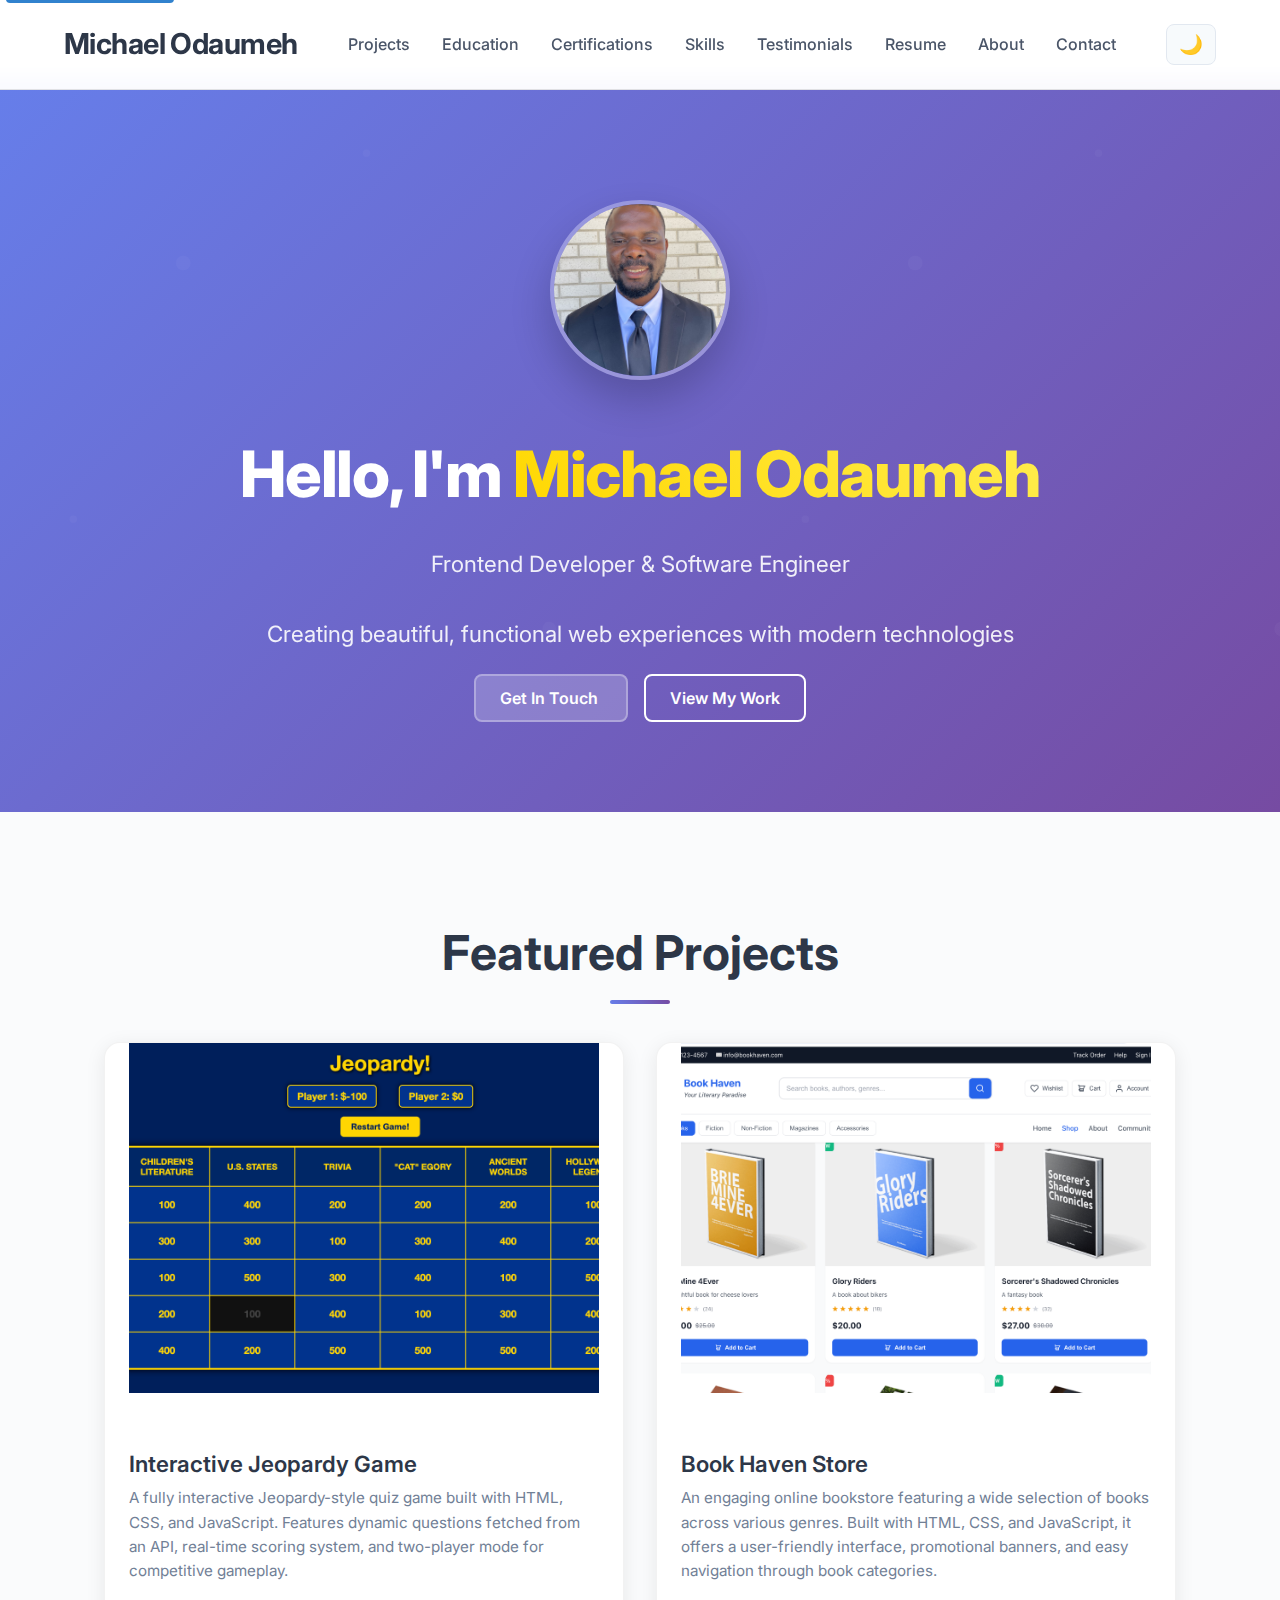
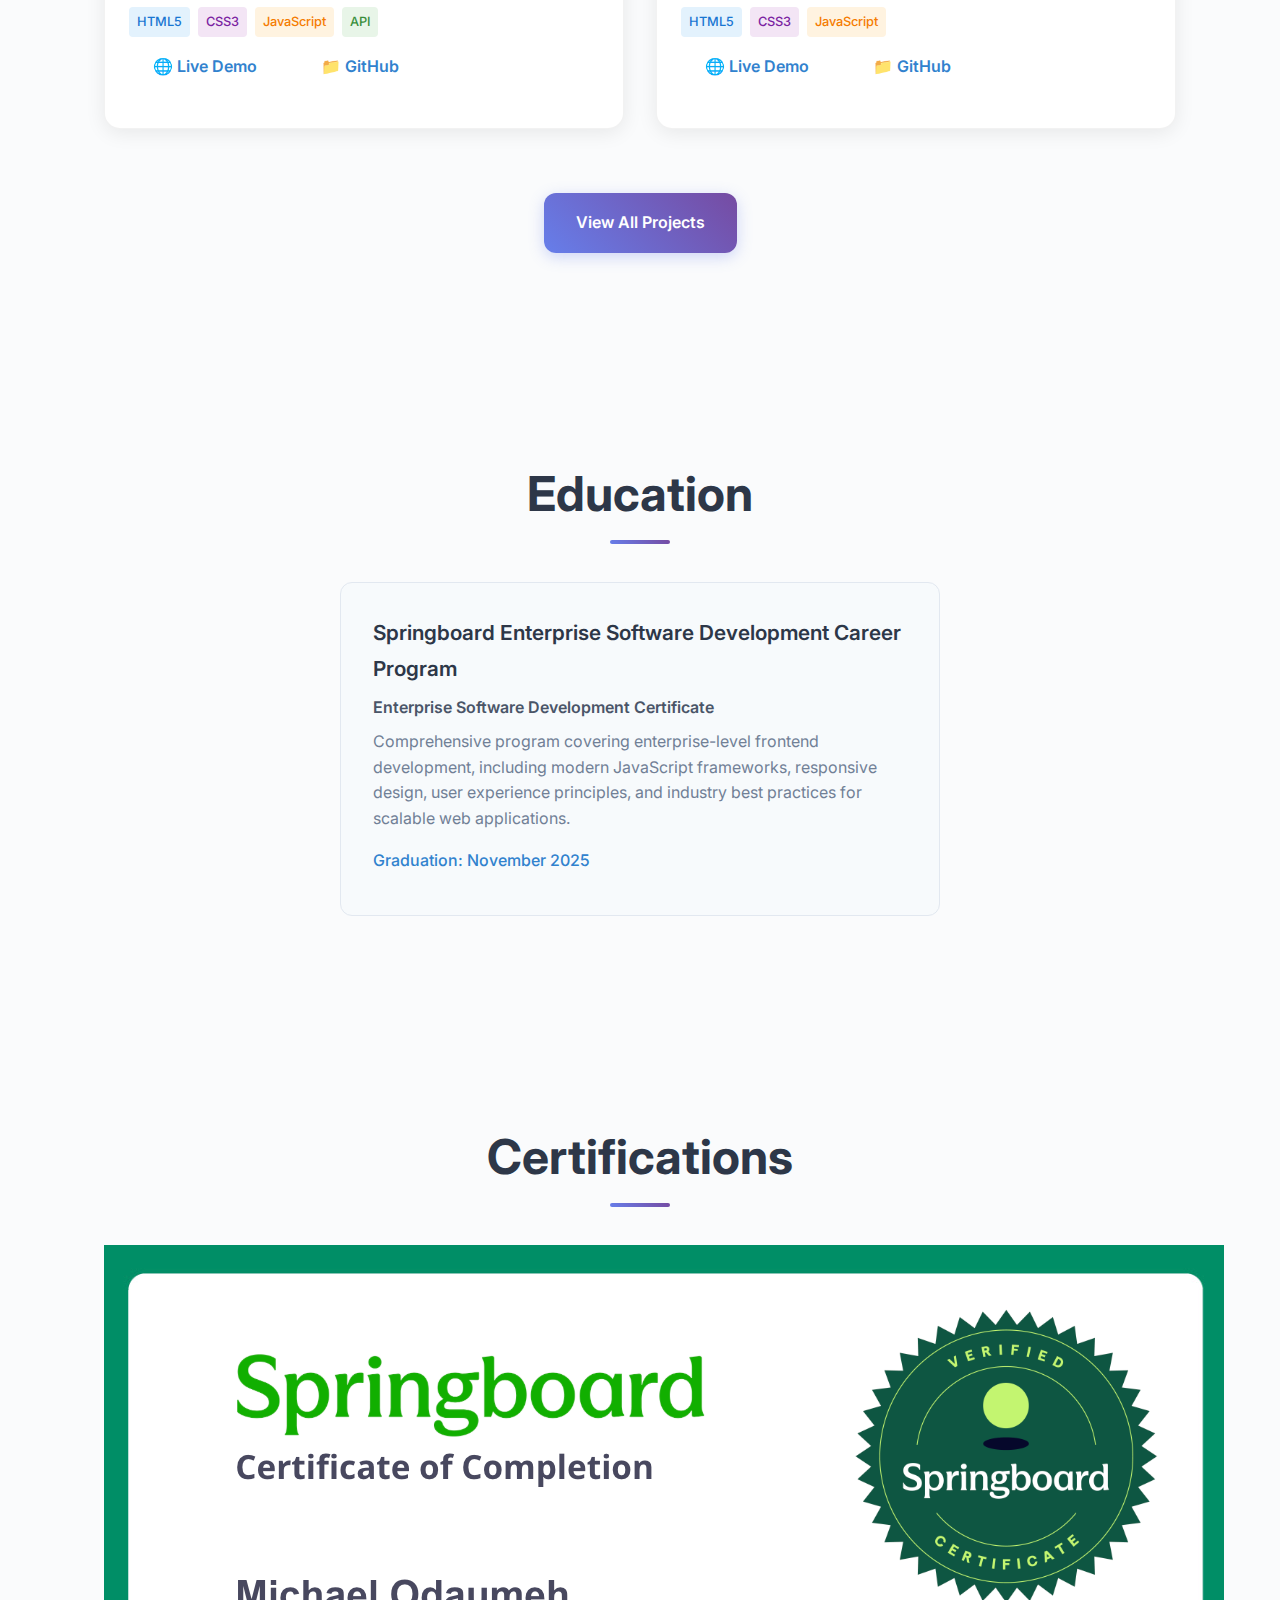
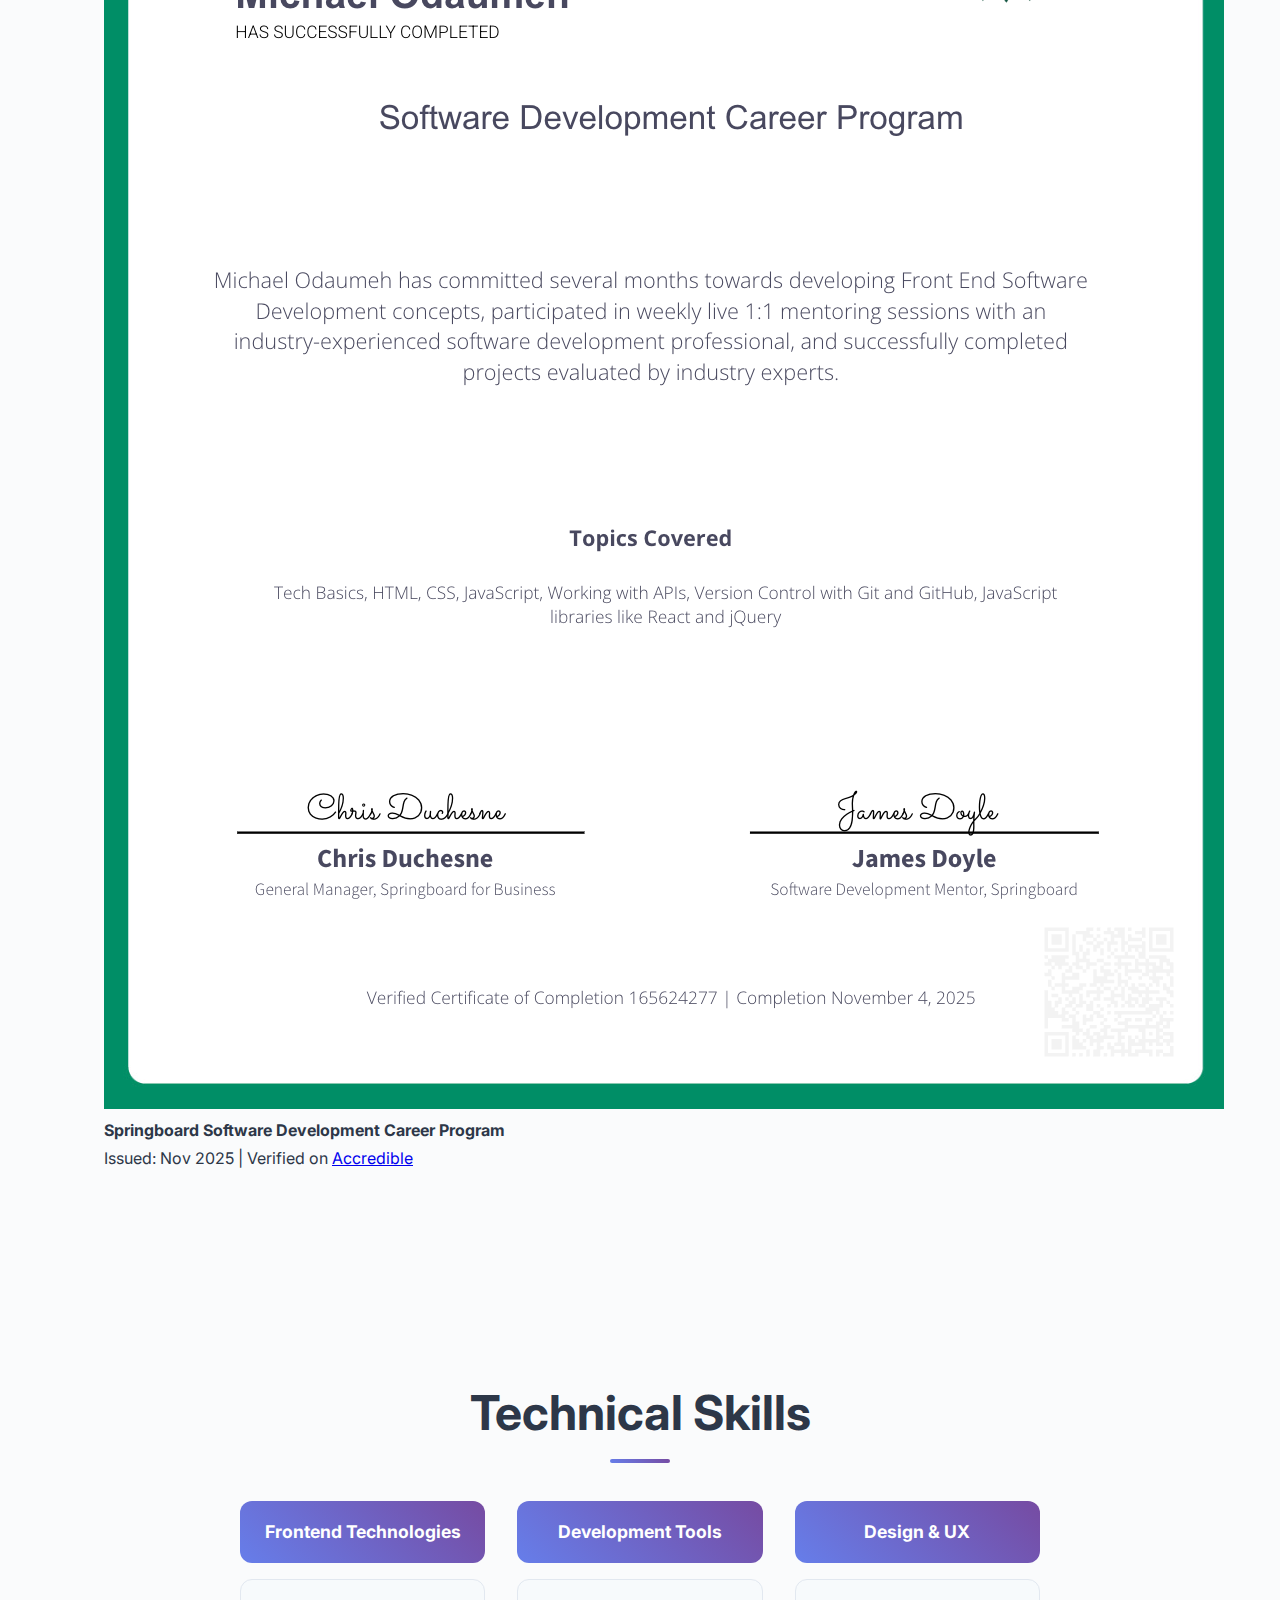
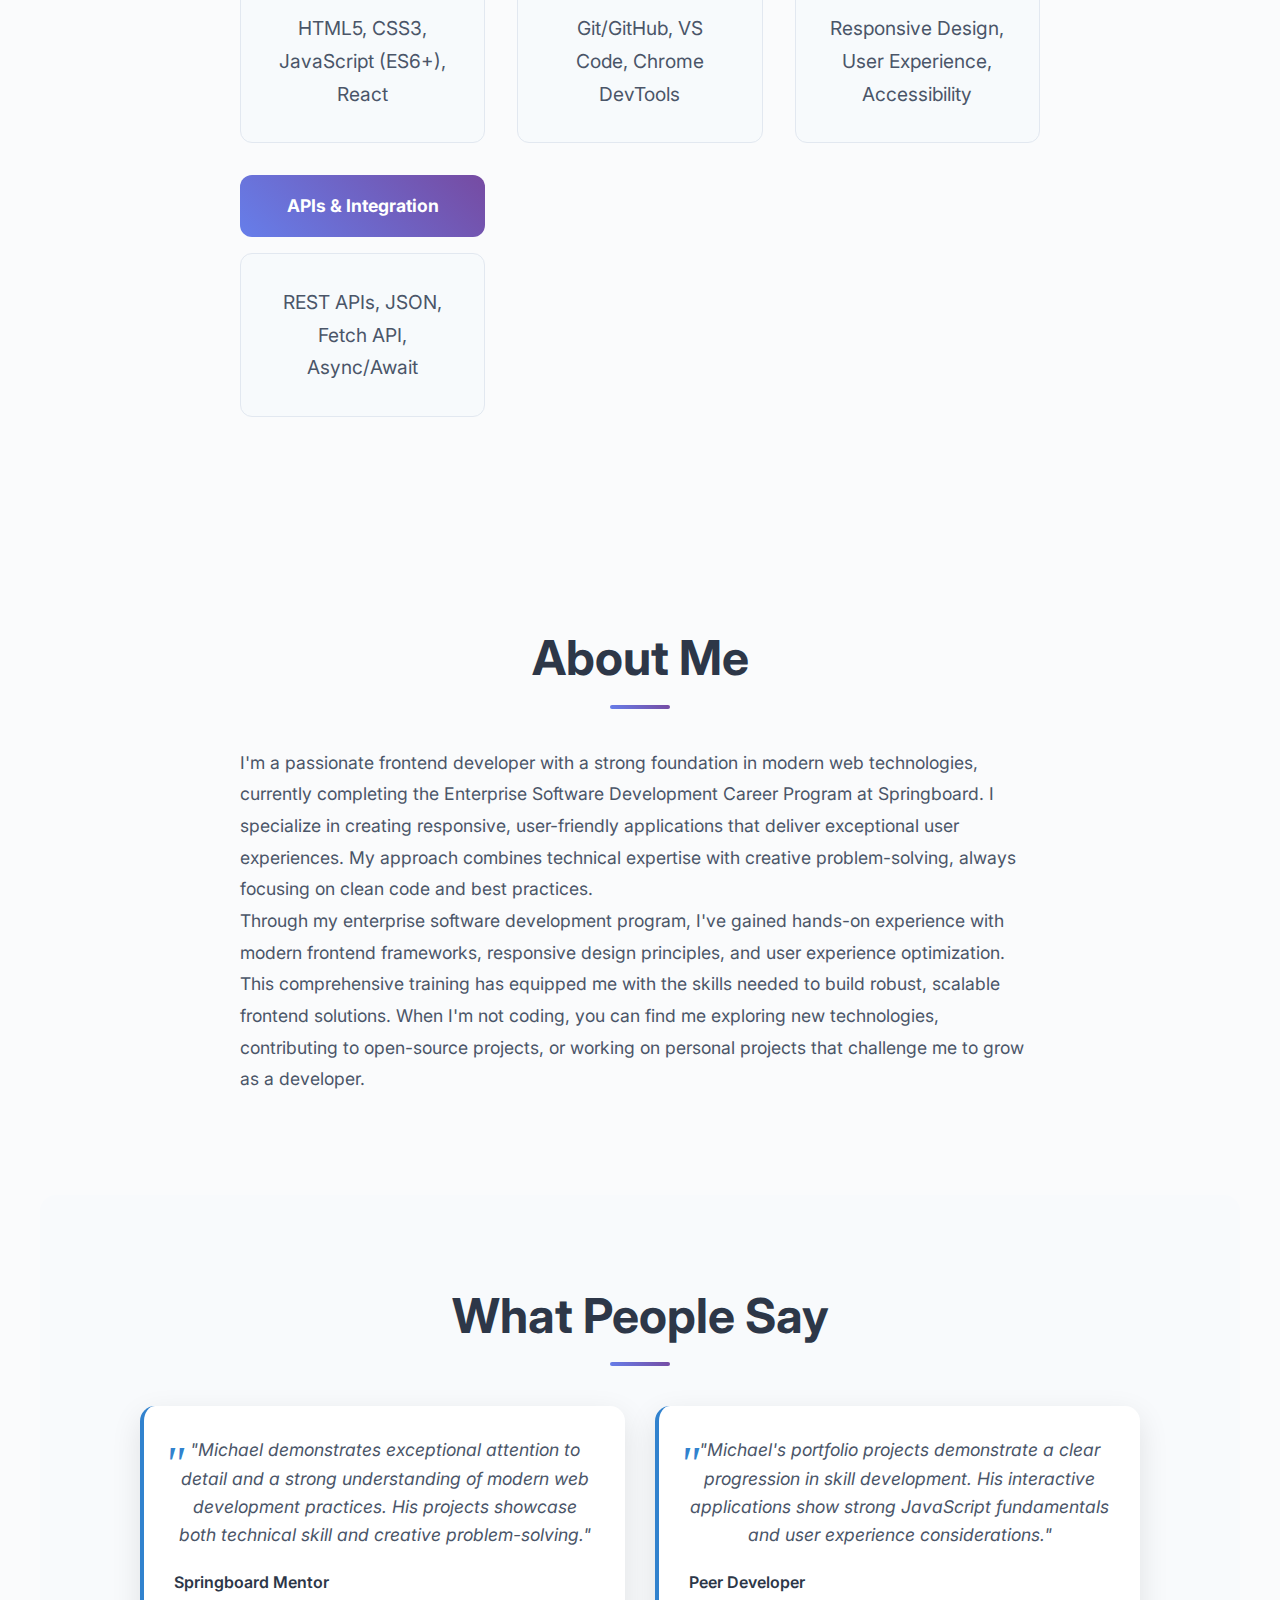
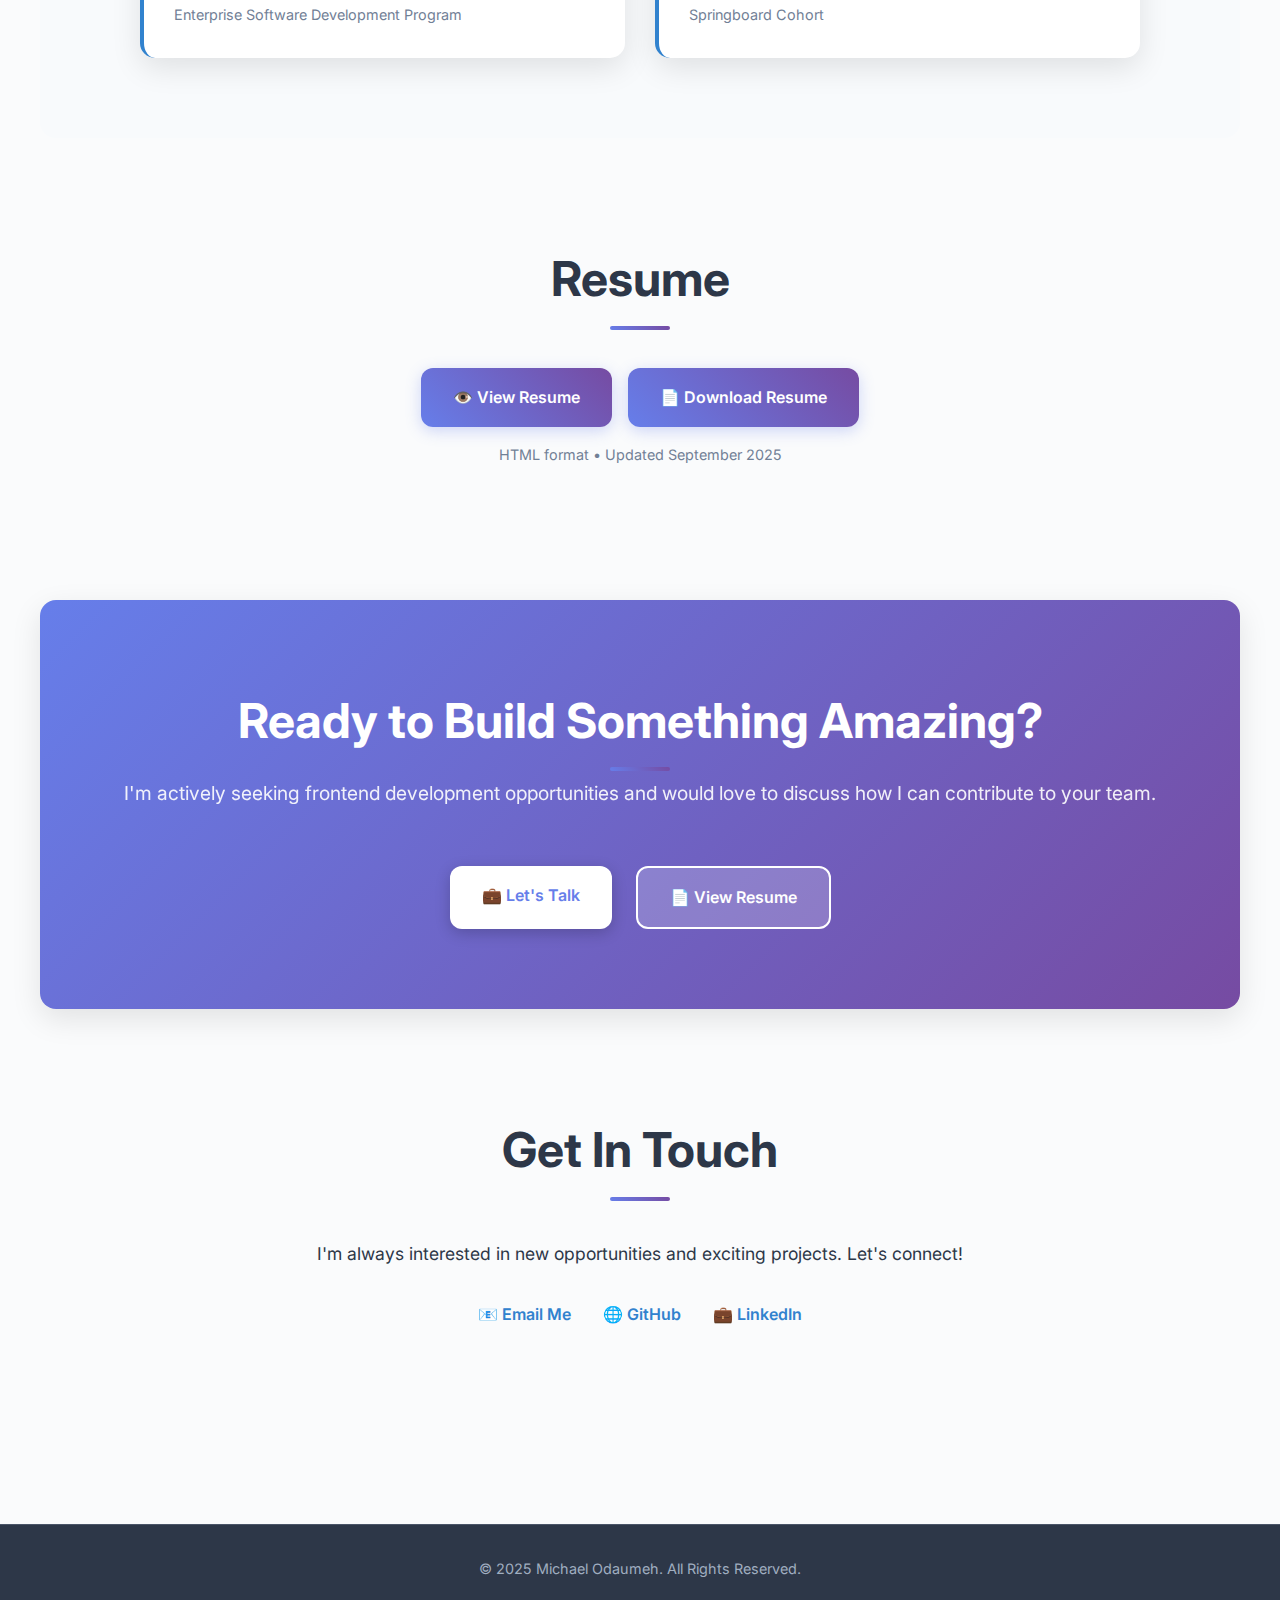
<file: index.html>
<!DOCTYPE html>
<html lang="en">
<head>
  <meta charset="UTF-8">
  <meta name="viewport" content="width=device-width, initial-scale=1.0, maximum-scale=5.0, user-scalable=yes">
  <title>Michael Odaumeh - Frontend Developer</title>
  <meta name="description" content="Michael Odaumeh - Frontend Developer specializing in React, JavaScript, and modern web technologies. View my portfolio of projects and get in touch.">
  <meta name="keywords" content="frontend developer, React developer, JavaScript, web development, portfolio, Michael Odaumeh">
  <meta name="author" content="Michael Odaumeh">
  
  <!-- Favicon -->
  <link rel="icon" type="image/x-icon" href="data:image/svg+xml,<svg xmlns='http://www.w3.org/2000/svg' viewBox='0 0 100 100'><text y='.9em' font-size='90'>💻</text></svg>">
  
  <!-- Open Graph / Facebook -->
  <meta property="og:type" content="website">
  <meta property="og:url" content="https://michaelodaumeh.github.io/">
  <meta property="og:title" content="Michael Odaumeh - Frontend Developer">
  <meta property="og:description" content="Frontend Developer specializing in React, JavaScript, and modern web technologies. View my portfolio of projects and get in touch.">
  <meta property="og:image" content="https://michaelodaumeh.github.io/images/michael.jpg">

  <!-- Twitter -->
  <meta property="twitter:card" content="summary_large_image">
  <meta property="twitter:url" content="https://michaelodaumeh.github.io/">
  <meta property="twitter:title" content="Michael Odaumeh - Frontend Developer">
  <meta property="twitter:description" content="Frontend Developer specializing in React, JavaScript, and modern web technologies. View my portfolio of projects and get in touch.">
  <meta property="twitter:image" content="https://michaelodaumeh.github.io/images/michael.jpg">

  <!-- Structured Data -->
  <script type="application/ld+json">
  {
    "@context": "https://schema.org",
    "@type": "Person",
    "name": "Michael Odaumeh",
    "jobTitle": "Frontend Developer",
    "description": "Frontend Developer specializing in React, JavaScript, and modern web technologies",
    "url": "https://michaelodaumeh.github.io/",
    "sameAs": [
      "https://github.com/Michaelodaumeh",
      "https://www.linkedin.com/in/michael-odaumeh-90b240290"
    ],
    "email": "Michaelodaumeh@gmail.com"
  }
  </script>

  <link rel="stylesheet" href="style.css">
  <link rel="preconnect" href="https://fonts.googleapis.com">
  <link rel="preconnect" href="https://fonts.gstatic.com" crossorigin>
  <link href="https://fonts.googleapis.com/css2?family=Inter:wght@300;400;500;600;700;800&display=swap" rel="stylesheet">
  
  <!-- Preload critical resources -->
  <link rel="preload" href="images/michael.jpg" as="image">
  <link rel="preload" href="style.css" as="style">
</head>
<body>
  <!-- Skip Navigation -->
  <a href="#main-content" class="skip-link">Skip to main content</a>
  
  <!-- Navbar -->
  <nav>
    <h2 class="logo">Michael Odaumeh</h2>
    <ul>
      <li><a href="#projects">Projects</a></li>
      <li><a href="#education">Education</a></li>
      <li><a href="#certificates">Certifications</a></li>
      <li><a href="#skills">Skills</a></li>
      <li><a href="#testimonials">Testimonials</a></li>
      <li><a href="#resume">Resume</a></li>
      <li><a href="#about">About</a></li>
      <li><a href="#contact">Contact</a></li>
    </ul>
    <button id="dark-mode-toggle" aria-label="Toggle dark mode" title="Switch between light and dark theme">🌙</button>
  </nav>

  <!-- Hero Section -->
  <header class="hero" id="main-content">
    <img src="images/michael.jpg" alt="Michael Odaumeh - Professional headshot" class="profile-pic" loading="eager" width="200" height="200">
    <h1>Hello, I'm <span>Michael Odaumeh</span></h1>
    <p>Frontend Developer & Software Engineer</p>
    <p class="hero-subtitle">Creating beautiful, functional web experiences with modern technologies</p>
    <div class="hero-buttons">
      <a href="#cta" class="hero-btn-primary">
        Get In Touch
      </a>
      <a href="#projects" class="hero-btn-secondary">
        View My Work
      </a>
    </div>
  </header>

  <!-- Featured Projects -->
  <section id="projects" aria-labelledby="projects-heading">
    <h2 id="projects-heading">Featured Projects</h2>

    <div class="projects-grid">
      <div class="project-card" data-category="games">
        <a href="https://michaelodaumeh.github.io/Jeopardy/" target="_blank">
          <img src="images/project2.png" alt="Interactive Jeopardy Game - Screenshot showing game interface with questions and scoring" class="project-img" loading="lazy" width="400" height="300">
        </a>
        <h3>Interactive Jeopardy Game</h3>
        <p>A fully interactive Jeopardy-style quiz game built with HTML, CSS, and JavaScript. Features dynamic questions fetched from an API, real-time scoring system, and two-player mode for competitive gameplay.</p>
        <div class="project-tech-stack">
          <span class="tech-badge html">HTML5</span>
          <span class="tech-badge css">CSS3</span>
          <span class="tech-badge js">JavaScript</span>
          <span class="tech-badge api">API</span>
        </div>
        <div class="project-links">
          <a href="https://michaelodaumeh.github.io/Jeopardy/" target="_blank" class="project-link">🌐 Live Demo</a>
          <a href="https://github.com/Michaelodaumeh/Jeopardy" target="_blank" class="project-link">📁 GitHub</a>
        </div>
      </div>

      <div class="project-card" data-category="web">
        <a href="https://michaelodaumeh.github.io/Book-Haven-Store/" target="_blank">
          <img src="images/project5.png" alt="Book Haven Store online bookstore homepage showing book categories and promotional banners, built with HTML, CSS, and JavaScript" class="project-img" loading="lazy" width="400" height="300">
        </a>
        <h3>Book Haven Store</h3>
        <p>An engaging online bookstore featuring a wide selection of books across various genres. Built with HTML, CSS, and JavaScript, it offers a user-friendly interface, promotional banners, and easy navigation through book categories.</p>
        <div class="project-tech-stack">
          <span class="tech-badge html">HTML5</span>
          <span class="tech-badge css">CSS3</span>
          <span class="tech-badge js">JavaScript</span>
        </div>
        <div class="project-links">
          <a href="https://michaelodaumeh.github.io/Book-Haven-Store/" target="_blank" class="project-link">🌐 Live Demo</a>
          <a href="https://github.com/Michaelodaumeh/Book-Haven-Store" target="_blank" class="project-link">📁 GitHub</a>
        </div>
      </div>
    </div>

    <div class="more-projects">
      <a href="projects.html" class="btn">View All Projects</a>
    </div>
  </section>

  <!-- Education Section -->
  <section id="education">
    <h2>Education</h2>
    <div class="education-card">
      <h3 class="education-title">Springboard Enterprise Software Development Career Program</h3>
      <p class="education-subtitle">Enterprise Software Development Certificate</p>
      <p class="education-description">Comprehensive program covering enterprise-level frontend development, including modern JavaScript frameworks, responsive design, user experience principles, and industry best practices for scalable web applications.</p>
      <p class="education-date">Graduation: November 2025</p>
    </div>
  </section>

  <!-- Certificates Section -->
<section id="certificates" class="certificates">
  <h2>Certifications</h2>
  <div class="certificate-card">
    <a href="https://www.credential.net/c7bab2cc-71df-4b08-b18c-21db937f02a2#acc.spT2rNQf" target="_blank">
      <img src="images/springboard-certificate.png" alt="Springboard Software Development Career Program Certificate">
    </a>
    <p><strong>Springboard Software Development Career Program</strong><br>
       Issued: Nov 2025 | Verified on <a href="https://www.credential.net/c7bab2cc-71df-4b08-b18c-21db937f02a2#acc.spT2rNQf" target="_blank">Accredible</a>
    </p>
  </div>
</section>


  <!-- Skills Section -->
  <section id="skills">
    <h2>Technical Skills</h2>
    <div class="skills-container">
      <div class="skills-grid">
        <div class="skill-category">
          <div class="skill-header">
            <h4>Frontend Technologies</h4>
          </div>
          <p class="skill-content">HTML5, CSS3, JavaScript (ES6+), React</p>
        </div>
        <div class="skill-category">
          <div class="skill-header">
            <h4>Development Tools</h4>
          </div>
          <p class="skill-content">Git/GitHub, VS Code, Chrome DevTools</p>
        </div>
        <div class="skill-category">
          <div class="skill-header">
            <h4>Design & UX</h4>
          </div>
          <p class="skill-content">Responsive Design, User Experience, Accessibility</p>
        </div>
        <div class="skill-category">
          <div class="skill-header">
            <h4>APIs & Integration</h4>
          </div>
          <p class="skill-content">REST APIs, JSON, Fetch API, Async/Await</p>
        </div>
      </div>
    </div>
  </section>

  <!-- About Section -->
  <section id="about">
    <h2>About Me</h2>
    <p>I'm a passionate frontend developer with a strong foundation in modern web technologies, currently completing the Enterprise Software Development Career Program at Springboard. I specialize in creating responsive, user-friendly applications that deliver exceptional user experiences. My approach combines technical expertise with creative problem-solving, always focusing on clean code and best practices.</p>
    <p class="about-paragraph">Through my enterprise software development program, I've gained hands-on experience with modern frontend frameworks, responsive design principles, and user experience optimization. This comprehensive training has equipped me with the skills needed to build robust, scalable frontend solutions. When I'm not coding, you can find me exploring new technologies, contributing to open-source projects, or working on personal projects that challenge me to grow as a developer.</p>
  </section>

  <!-- Testimonials Section -->
  <section id="testimonials" class="testimonials-section">
    <h2>What People Say</h2>
    <div class="testimonials-grid">
      <div class="testimonial-card">
        <div class="testimonial-content">
          <p>"Michael demonstrates exceptional attention to detail and a strong understanding of modern web development practices. His projects showcase both technical skill and creative problem-solving."</p>
        </div>
        <div class="testimonial-author">
          <h4>Springboard Mentor</h4>
          <span>Enterprise Software Development Program</span>
        </div>
      </div>
      <div class="testimonial-card">
        <div class="testimonial-content">
          <p>"Michael's portfolio projects demonstrate a clear progression in skill development. His interactive applications show strong JavaScript fundamentals and user experience considerations."</p>
        </div>
        <div class="testimonial-author">
          <h4>Peer Developer</h4>
          <span>Springboard Cohort</span>
        </div>
      </div>
    </div>
  </section>

  <!-- Resume Section -->
  <section id="resume">
    <h2>Resume</h2>
    <div class="resume-container">
      <div class="resume-buttons">
        <a href="resume.html" target="_blank" class="resume-btn">
          👁️ View Resume
        </a>
        <a href="resume.html" download="Michael_Odaumeh_Resume.html" class="resume-btn">
          📄 Download Resume
        </a>
      </div>
      <p class="resume-info">HTML format • Updated September 2025</p>
    </div>
  </section>

  <!-- Call to Action Section -->
  <section id="cta" class="cta-section">
    <h2 class="cta-title">Ready to Build Something Amazing?</h2>
    <p class="cta-description">I'm actively seeking frontend development opportunities and would love to discuss how I can contribute to your team.</p>
    <div class="cta-buttons">
      <a href="mailto:Michaelodaumeh@gmail.com" class="cta-btn-primary">
        💼 Let's Talk
      </a>
      <a href="resume.html" target="_blank" class="cta-btn-secondary">
        📄 View Resume
      </a>
    </div>
  </section>

  <!-- Contact Section -->
  <section id="contact">
    <h2>Get In Touch</h2>
    <p>I'm always interested in new opportunities and exciting projects. Let's connect!</p>
    <div class="contact-links">
      <a href="mailto:Michaelodaumeh@gmail.com" class="contact-link">
        📧 Email Me
      </a>
      <a href="https://github.com/Michaelodaumeh" target="_blank" class="contact-link">
        🌐 GitHub
      </a>
      <a href="https://www.linkedin.com/in/michael-odaumeh-90b240290" target="_blank" class="contact-link">
        💼 LinkedIn
      </a>
    </div>
  </section>

  <!-- Footer -->
  <footer>
    <p>© 2025 Michael Odaumeh. All Rights Reserved.</p>
  </footer>

  <!-- JavaScript -->
  <script src="script.js"></script>
</body>
</html>
</file>
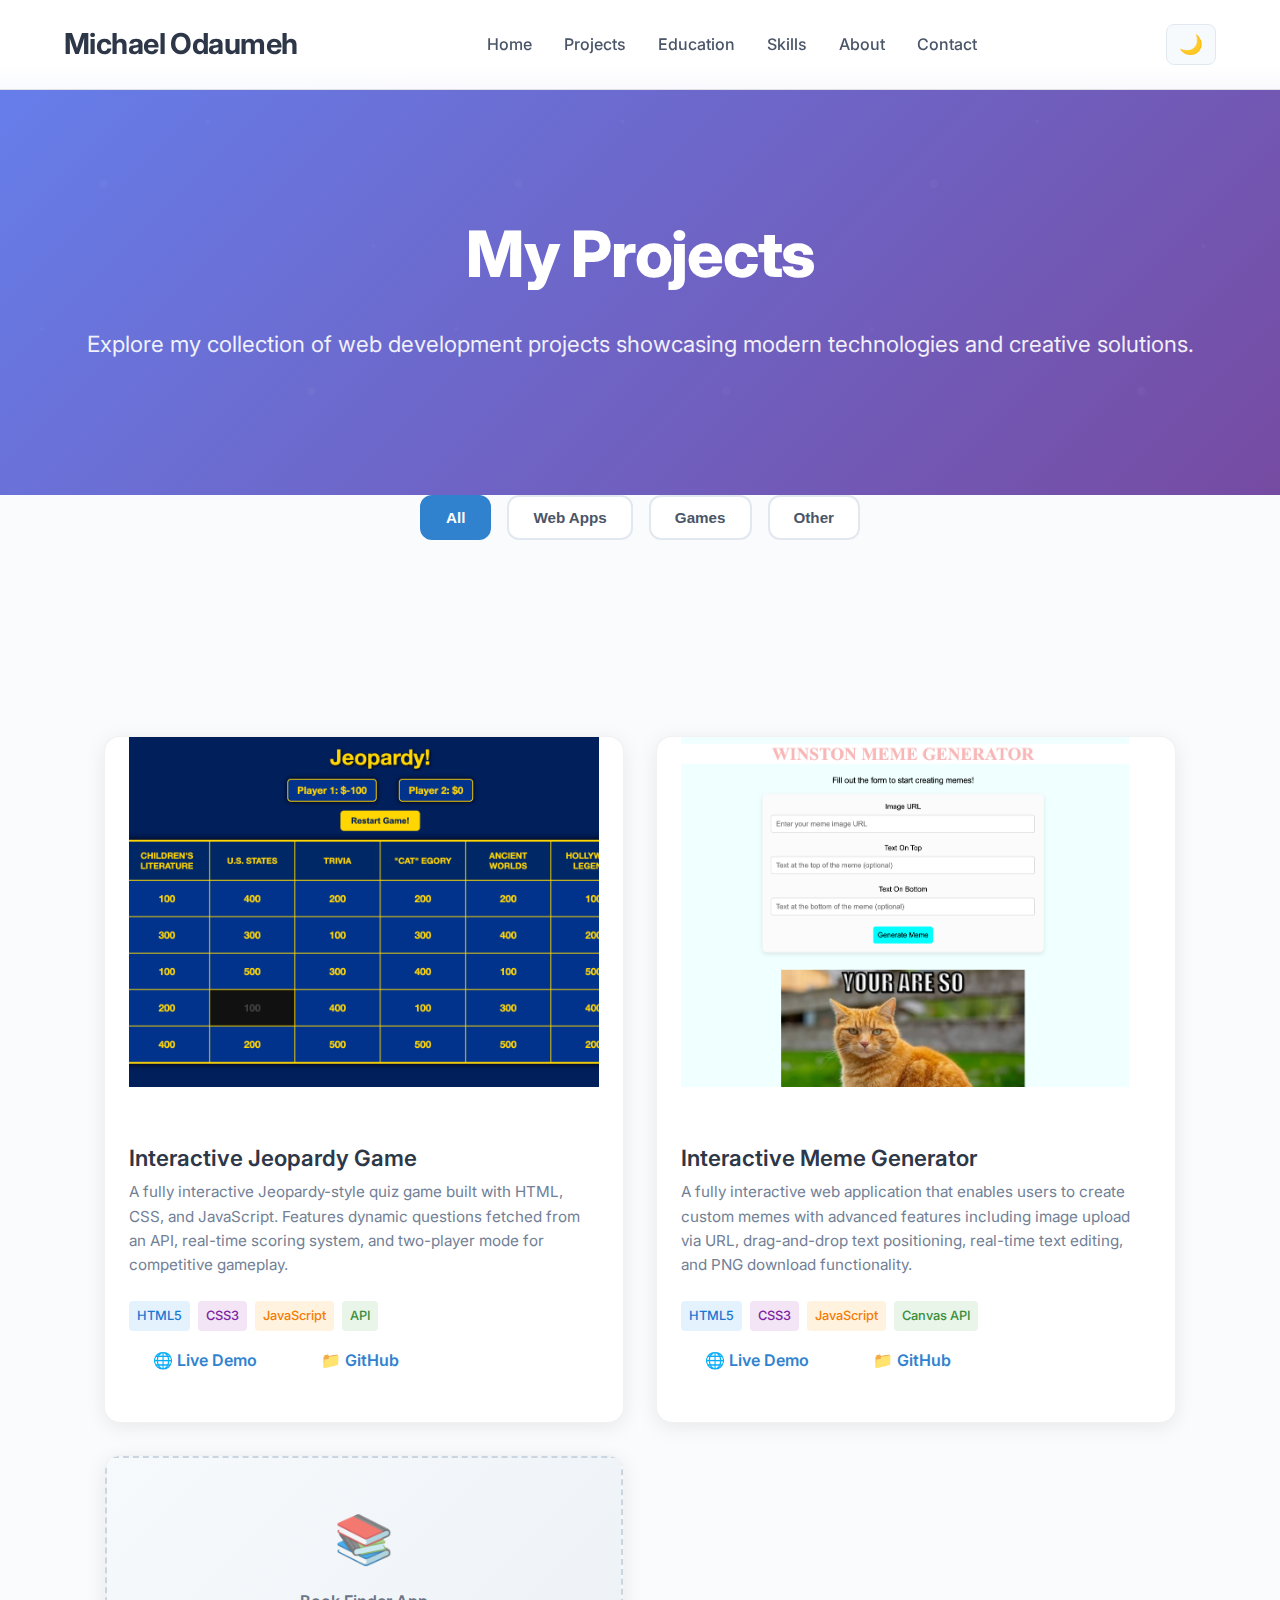
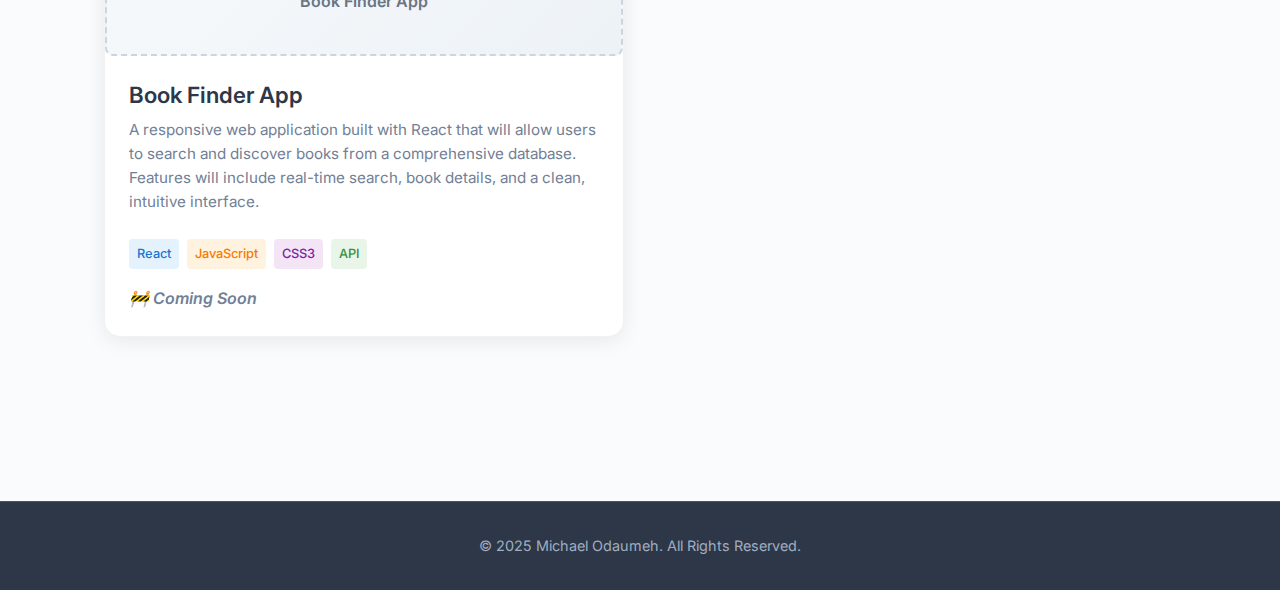
<file: projects.html>
<!DOCTYPE html>
<html lang="en">
<head>
  <meta charset="UTF-8">
  <meta name="viewport" content="width=device-width, initial-scale=1.0, maximum-scale=5.0, user-scalable=yes">
  <title>Projects - Michael Odaumeh</title>
  <meta name="description" content="Explore Michael Odaumeh's portfolio of web development projects including interactive applications, games, and modern web solutions.">
  <meta name="keywords" content="frontend developer, React developer, JavaScript, web development, portfolio, projects, Michael Odaumeh">
  <meta name="author" content="Michael Odaumeh">
  
  <!-- Favicon -->
  <link rel="icon" type="image/x-icon" href="data:image/svg+xml,<svg xmlns='http://www.w3.org/2000/svg' viewBox='0 0 100 100'><text y='.9em' font-size='90'>💻</text></svg>">
  
  <!-- Open Graph / Facebook -->
  <meta property="og:type" content="website">
  <meta property="og:url" content="https://michaelodaumeh.github.io/projects.html">
  <meta property="og:title" content="Projects - Michael Odaumeh">
  <meta property="og:description" content="Explore Michael Odaumeh's portfolio of web development projects including interactive applications, games, and modern web solutions.">
  <meta property="og:image" content="https://michaelodaumeh.github.io/images/michael.jpg">

  <link rel="stylesheet" href="style.css">
  <link rel="preconnect" href="https://fonts.googleapis.com">
  <link rel="preconnect" href="https://fonts.gstatic.com" crossorigin>
  <link href="https://fonts.googleapis.com/css2?family=Inter:wght@300;400;500;600;700;800&display=swap" rel="stylesheet">
</head>
<body>
  <nav>
    <h2 class="logo">Michael Odaumeh</h2>
    <ul>
      <li><a href="index.html">Home</a></li>
      <li><a href="#projects">Projects</a></li>
      <li><a href="index.html#education">Education</a></li>
      <li><a href="index.html#skills">Skills</a></li>
      <li><a href="index.html#about">About</a></li>
      <li><a href="index.html#contact">Contact</a></li>
    </ul>
    <button id="dark-mode-toggle" aria-label="Toggle dark mode" title="Switch between light and dark theme">🌙</button>
  </nav>

  <header class="hero">
    <h1>My Projects</h1>
    <p>Explore my collection of web development projects showcasing modern technologies and creative solutions.</p>
  </header>

  <!-- Category Buttons -->
  <div class="category-buttons">
    <button class="filter-btn active" data-category="all">All</button>
    <button class="filter-btn" data-category="web">Web Apps</button>
    <button class="filter-btn" data-category="games">Games</button>
    <button class="filter-btn" data-category="other">Other</button>
  </div>

  <!-- Projects Grid -->
  <section id="projects">
    <div class="projects-grid">
      <div class="project-card" data-category="games">
        <a href="https://michaelodaumeh.github.io/Jeopardy/" target="_blank">
          <img src="images/project2.png" alt="Interactive Jeopardy Game - Screenshot showing game interface with questions and scoring" class="project-img" loading="lazy" width="400" height="300">
        </a>
        <h3>Interactive Jeopardy Game</h3>
        <p>A fully interactive Jeopardy-style quiz game built with HTML, CSS, and JavaScript. Features dynamic questions fetched from an API, real-time scoring system, and two-player mode for competitive gameplay.</p>
        <div class="project-tech-stack">
          <span class="tech-badge html">HTML5</span>
          <span class="tech-badge css">CSS3</span>
          <span class="tech-badge js">JavaScript</span>
          <span class="tech-badge api">API</span>
        </div>
        <div class="project-links">
          <a href="https://michaelodaumeh.github.io/Jeopardy/" target="_blank" class="project-link">🌐 Live Demo</a>
          <a href="https://github.com/Michaelodaumeh/Jeopardy" target="_blank" class="project-link">📁 GitHub</a>
        </div>
      </div>
      <div class="project-card" data-category="web">
        <a href="https://michaelodaumeh.github.io/Meme-Exercise/" target="_blank">
          <img src="images/project3.png" alt="Interactive Meme Generator - Screenshot showing meme creation interface with text overlay tools" class="project-img" loading="lazy" width="400" height="300">
        </a>
        <h3>Interactive Meme Generator</h3>
        <p>A fully interactive web application that enables users to create custom memes with advanced features including image upload via URL, drag-and-drop text positioning, real-time text editing, and PNG download functionality.</p>
        <div class="project-tech-stack">
          <span class="tech-badge html">HTML5</span>
          <span class="tech-badge css">CSS3</span>
          <span class="tech-badge js">JavaScript</span>
          <span class="tech-badge api">Canvas API</span>
        </div>
        <div class="project-links">
          <a href="https://michaelodaumeh.github.io/Meme-Exercise/" target="_blank" class="project-link">🌐 Live Demo</a>
          <a href="https://github.com/Michaelodaumeh/Meme-Exercise" target="_blank" class="project-link">📁 GitHub</a>
        </div>
      </div>
      <div class="project-card" data-category="web">
        <div class="project-img-container">
          <div class="placeholder-image">
            <div class="placeholder-icon">📚</div>
            <div class="placeholder-title">Book Finder App</div>
          </div>
          <div class="coming-soon-overlay">
            <span class="coming-soon-text">Coming Soon</span>
          </div>
        </div>
        <h3>Book Finder App</h3>
        <p>A responsive web application built with React that will allow users to search and discover books from a comprehensive database. Features will include real-time search, book details, and a clean, intuitive interface.</p>
        <div class="project-tech-stack">
          <span class="tech-badge react">React</span>
          <span class="tech-badge js">JavaScript</span>
          <span class="tech-badge css">CSS3</span>
          <span class="tech-badge api">API</span>
        </div>
        <div class="project-links">
          <span class="project-link coming-soon-link">🚧 Coming Soon</span>
        </div>
      </div>
    </div>
  </section>

  <footer>
    <p>© 2025 Michael Odaumeh. All Rights Reserved.</p>
  </footer>

  <!-- JavaScript -->
  <script src="script.js"></script>
  
  <!-- Inline Dark Mode Script -->
  <script>
    document.addEventListener('DOMContentLoaded', function() {
      const toggle = document.getElementById('dark-mode-toggle');
      
      if (toggle) {
        // Check if dark mode is enabled on page load
        if (localStorage.getItem('dark-mode') === 'enabled') {
          document.body.classList.add('dark-mode');
          toggle.textContent = '☀️';
        }
        
        // Toggle dark mode on button click
        toggle.addEventListener('click', function(e) {
          e.preventDefault();
          document.body.classList.toggle('dark-mode');
          
          if (document.body.classList.contains('dark-mode')) {
            toggle.textContent = '☀️';
            localStorage.setItem('dark-mode', 'enabled');
            // Force dark mode styles
            document.body.style.backgroundColor = '#0f1419';
            document.body.style.color = '#e2e8f0';
          } else {
            toggle.textContent = '🌙';
            localStorage.setItem('dark-mode', 'disabled');
            // Reset to light mode
            document.body.style.backgroundColor = '';
            document.body.style.color = '';
          }
        });
      }
    });
  </script>
</body>
</html>
</file>
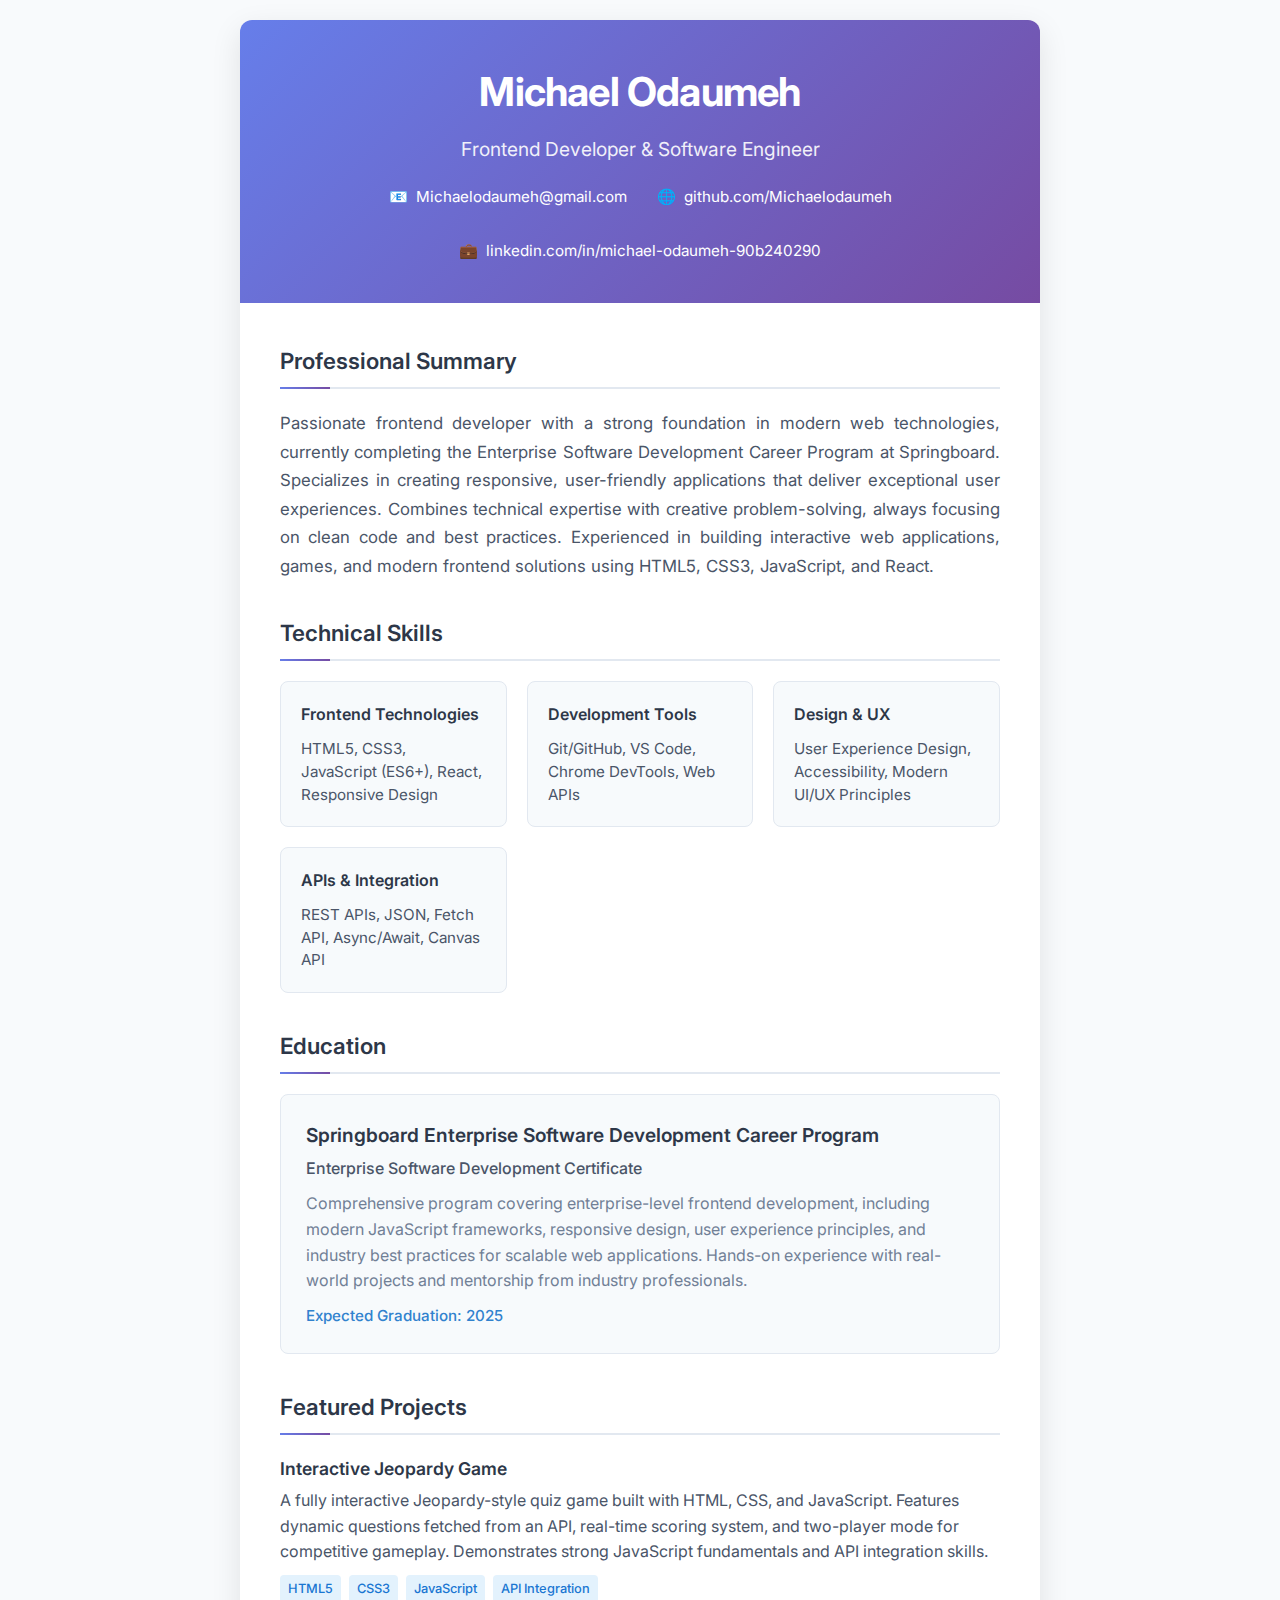
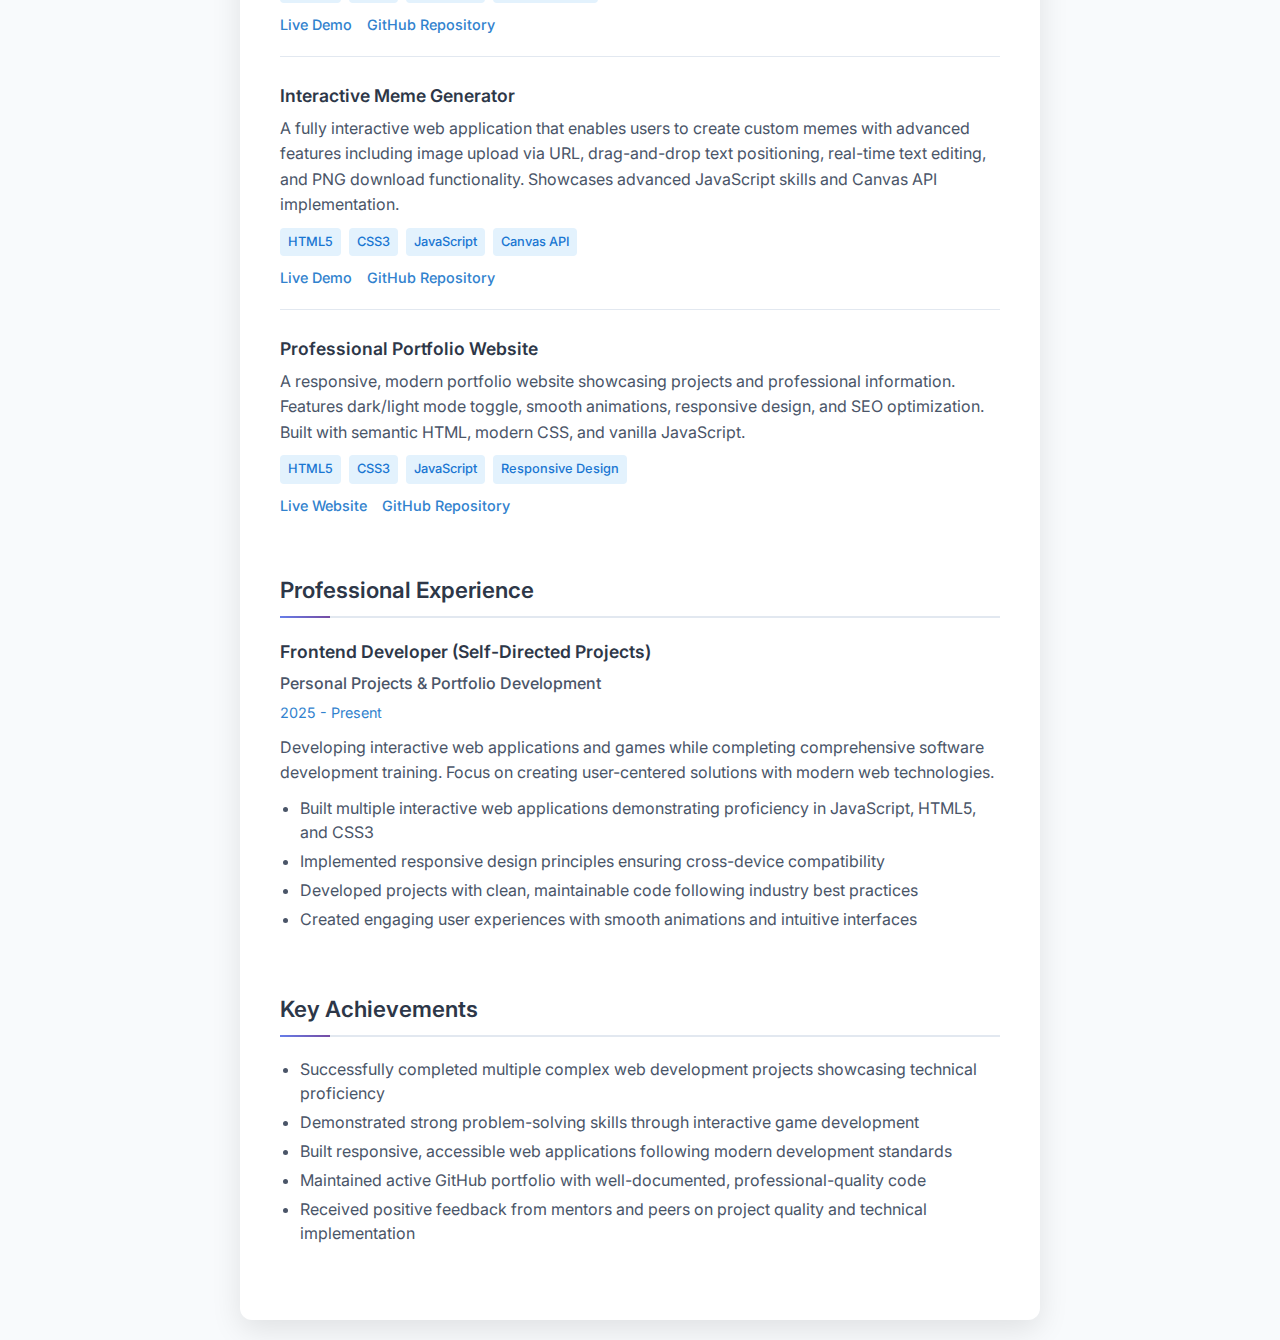
<file: resume.html>
<!DOCTYPE html>
<html lang="en">
<head>
    <meta charset="UTF-8">
    <meta name="viewport" content="width=device-width, initial-scale=1.0">
    <title>Michael Odaumeh - Resume</title>
    <link rel="stylesheet" href="resume.css">
    <link rel="preconnect" href="https://fonts.googleapis.com">
    <link rel="preconnect" href="https://fonts.gstatic.com" crossorigin>
    <link href="https://fonts.googleapis.com/css2?family=Inter:wght@300;400;500;600;700;800&display=swap" rel="stylesheet">
</head>
<body>
    <div class="resume-container">
        <header class="header">
            <h1>Michael Odaumeh</h1>
            <div class="title">Frontend Developer & Software Engineer</div>
            <div class="contact-info">
                <div class="contact-item">
                    <span>📧</span>
                    <a href="mailto:Michaelodaumeh@gmail.com">Michaelodaumeh@gmail.com</a>
                </div>
                <div class="contact-item">
                    <span>🌐</span>
                    <a href="https://github.com/Michaelodaumeh" target="_blank">github.com/Michaelodaumeh</a>
                </div>
                <div class="contact-item">
                    <span>💼</span>
                    <a href="https://www.linkedin.com/in/michael-odaumeh-90b240290" target="_blank">linkedin.com/in/michael-odaumeh-90b240290</a>
                </div>
            </div>
        </header>

        <div class="content">
            <section class="section">
                <h2 class="section-title">Professional Summary</h2>
                <p class="summary">
                    Passionate frontend developer with a strong foundation in modern web technologies, currently completing the Enterprise Software Development Career Program at Springboard. Specializes in creating responsive, user-friendly applications that deliver exceptional user experiences. Combines technical expertise with creative problem-solving, always focusing on clean code and best practices. Experienced in building interactive web applications, games, and modern frontend solutions using HTML5, CSS3, JavaScript, and React.
                </p>
            </section>

            <section class="section">
                <h2 class="section-title">Technical Skills</h2>
                <div class="skills-grid">
                    <div class="skill-category">
                        <h4>Frontend Technologies</h4>
                        <p>HTML5, CSS3, JavaScript (ES6+), React, Responsive Design</p>
                    </div>
                    <div class="skill-category">
                        <h4>Development Tools</h4>
                        <p>Git/GitHub, VS Code, Chrome DevTools, Web APIs</p>
                    </div>
                    <div class="skill-category">
                        <h4>Design & UX</h4>
                        <p>User Experience Design, Accessibility, Modern UI/UX Principles</p>
                    </div>
                    <div class="skill-category">
                        <h4>APIs & Integration</h4>
                        <p>REST APIs, JSON, Fetch API, Async/Await, Canvas API</p>
                    </div>
                </div>
            </section>

            <section class="section">
                <h2 class="section-title">Education</h2>
                <div class="education-item">
                    <div class="education-title">Springboard Enterprise Software Development Career Program</div>
                    <div class="education-subtitle">Enterprise Software Development Certificate</div>
                    <div class="education-description">
                        Comprehensive program covering enterprise-level frontend development, including modern JavaScript frameworks, responsive design, user experience principles, and industry best practices for scalable web applications. Hands-on experience with real-world projects and mentorship from industry professionals.
                    </div>
                    <div class="education-date">Expected Graduation: 2025</div>
                </div>
            </section>

            <section class="section">
                <h2 class="section-title">Featured Projects</h2>
                <div class="project-item">
                    <div class="project-title">Interactive Jeopardy Game</div>
                    <div class="project-description">
                        A fully interactive Jeopardy-style quiz game built with HTML, CSS, and JavaScript. Features dynamic questions fetched from an API, real-time scoring system, and two-player mode for competitive gameplay. Demonstrates strong JavaScript fundamentals and API integration skills.
                    </div>
                    <div class="project-tech">
                        <span class="tech-tag">HTML5</span>
                        <span class="tech-tag">CSS3</span>
                        <span class="tech-tag">JavaScript</span>
                        <span class="tech-tag">API Integration</span>
                    </div>
                    <div class="project-links">
                        <a href="https://michaelodaumeh.github.io/Jeopardy/" class="project-link">Live Demo</a>
                        <a href="https://github.com/Michaelodaumeh/Jeopardy" class="project-link">GitHub Repository</a>
                    </div>
                </div>

                <div class="project-item">
                    <div class="project-title">Interactive Meme Generator</div>
                    <div class="project-description">
                        A fully interactive web application that enables users to create custom memes with advanced features including image upload via URL, drag-and-drop text positioning, real-time text editing, and PNG download functionality. Showcases advanced JavaScript skills and Canvas API implementation.
                    </div>
                    <div class="project-tech">
                        <span class="tech-tag">HTML5</span>
                        <span class="tech-tag">CSS3</span>
                        <span class="tech-tag">JavaScript</span>
                        <span class="tech-tag">Canvas API</span>
                    </div>
                    <div class="project-links">
                        <a href="https://michaelodaumeh.github.io/Meme-Exercise/" class="project-link">Live Demo</a>
                        <a href="https://github.com/Michaelodaumeh/Meme-Exercise" class="project-link">GitHub Repository</a>
                    </div>
                </div>

                <div class="project-item">
                    <div class="project-title">Professional Portfolio Website</div>
                    <div class="project-description">
                        A responsive, modern portfolio website showcasing projects and professional information. Features dark/light mode toggle, smooth animations, responsive design, and SEO optimization. Built with semantic HTML, modern CSS, and vanilla JavaScript.
                    </div>
                    <div class="project-tech">
                        <span class="tech-tag">HTML5</span>
                        <span class="tech-tag">CSS3</span>
                        <span class="tech-tag">JavaScript</span>
                        <span class="tech-tag">Responsive Design</span>
                    </div>
                    <div class="project-links">
                        <a href="https://michaelodaumeh.github.io/" class="project-link">Live Website</a>
                        <a href="https://github.com/Michaelodaumeh/michaelodaumeh.github.io" class="project-link">GitHub Repository</a>
                    </div>
                </div>
            </section>

            <section class="section">
                <h2 class="section-title">Professional Experience</h2>
                <div class="experience-item">
                    <div class="experience-title">Frontend Developer (Self-Directed Projects)</div>
                    <div class="experience-company">Personal Projects & Portfolio Development</div>
                    <div class="experience-date">2025 - Present</div>
                    <div class="experience-description">
                        Developing interactive web applications and games while completing comprehensive software development training. Focus on creating user-centered solutions with modern web technologies.
                    </div>
                    <div class="achievements">
                        <ul>
                            <li>Built multiple interactive web applications demonstrating proficiency in JavaScript, HTML5, and CSS3</li>
                            <li>Implemented responsive design principles ensuring cross-device compatibility</li>
                            <li>Developed projects with clean, maintainable code following industry best practices</li>
                            <li>Created engaging user experiences with smooth animations and intuitive interfaces</li>
                        </ul>
                    </div>
                </div>
            </section>

            <section class="section">
                <h2 class="section-title">Key Achievements</h2>
                <div class="achievements">
                    <ul>
                        <li>Successfully completed multiple complex web development projects showcasing technical proficiency</li>
                        <li>Demonstrated strong problem-solving skills through interactive game development</li>
                        <li>Built responsive, accessible web applications following modern development standards</li>
                        <li>Maintained active GitHub portfolio with well-documented, professional-quality code</li>
                        <li>Received positive feedback from mentors and peers on project quality and technical implementation</li>
                    </ul>
                </div>
            </section>
        </div>
    </div>
</body>
</html>
</file>
<file: resume.css>
* {
    margin: 0;
    padding: 0;
    box-sizing: border-box;
}

body {
    font-family: 'Inter', -apple-system, BlinkMacSystemFont, 'Segoe UI', Roboto, sans-serif;
    line-height: 1.6;
    color: #2d3748;
    background: #f8fafc;
    padding: 20px;
}

.resume-container {
    max-width: 800px;
    margin: 0 auto;
    background: white;
    box-shadow: 0 10px 30px rgba(0, 0, 0, 0.1);
    border-radius: 12px;
    overflow: hidden;
}

.header {
    background: linear-gradient(135deg, #667eea 0%, #764ba2 100%);
    color: white;
    padding: 40px;
    text-align: center;
}

.header h1 {
    font-size: 2.5rem;
    font-weight: 700;
    margin-bottom: 10px;
    letter-spacing: -0.02em;
}

.header .title {
    font-size: 1.2rem;
    opacity: 0.9;
    margin-bottom: 20px;
}

.contact-info {
    display: flex;
    justify-content: center;
    gap: 30px;
    flex-wrap: wrap;
    margin-top: 20px;
}

.contact-item {
    display: flex;
    align-items: center;
    gap: 8px;
    font-size: 0.95rem;
}

.contact-item a {
    color: white;
    text-decoration: none;
    transition: opacity 0.3s ease;
}

.contact-item a:hover {
    opacity: 0.8;
}

.content {
    padding: 40px;
}

.section {
    margin-bottom: 35px;
}

.section-title {
    font-size: 1.4rem;
    font-weight: 600;
    color: #2d3748;
    margin-bottom: 20px;
    padding-bottom: 8px;
    border-bottom: 2px solid #e2e8f0;
    position: relative;
}

.section-title::after {
    content: '';
    position: absolute;
    bottom: -2px;
    left: 0;
    width: 50px;
    height: 2px;
    background: linear-gradient(45deg, #667eea, #764ba2);
}

.summary {
    font-size: 1.05rem;
    color: #4a5568;
    line-height: 1.7;
    text-align: justify;
}

.skills-grid {
    display: grid;
    grid-template-columns: repeat(auto-fit, minmax(200px, 1fr));
    gap: 20px;
}

.skill-category {
    background: #f7fafc;
    padding: 20px;
    border-radius: 8px;
    border: 1px solid #e2e8f0;
}

.skill-category h4 {
    color: #2d3748;
    font-weight: 600;
    margin-bottom: 10px;
    font-size: 1rem;
}

.skill-category p {
    color: #4a5568;
    font-size: 0.95rem;
    line-height: 1.5;
}

.education-item {
    background: #f7fafc;
    padding: 25px;
    border-radius: 8px;
    border: 1px solid #e2e8f0;
    margin-bottom: 20px;
}

.education-title {
    font-size: 1.2rem;
    font-weight: 600;
    color: #2d3748;
    margin-bottom: 5px;
}

.education-subtitle {
    color: #4a5568;
    font-weight: 500;
    margin-bottom: 10px;
}

.education-description {
    color: #718096;
    margin-bottom: 10px;
    line-height: 1.6;
}

.education-date {
    color: #3182ce;
    font-weight: 500;
    font-size: 0.95rem;
}

.project-item {
    margin-bottom: 25px;
    padding-bottom: 20px;
    border-bottom: 1px solid #e2e8f0;
}

.project-item:last-child {
    border-bottom: none;
    margin-bottom: 0;
}

.project-title {
    font-size: 1.1rem;
    font-weight: 600;
    color: #2d3748;
    margin-bottom: 5px;
}

.project-description {
    color: #4a5568;
    margin-bottom: 10px;
    line-height: 1.6;
}

.project-tech {
    display: flex;
    gap: 8px;
    flex-wrap: wrap;
    margin-bottom: 10px;
}

.tech-tag {
    background: #e3f2fd;
    color: #1976d2;
    padding: 4px 8px;
    border-radius: 4px;
    font-size: 0.8rem;
    font-weight: 500;
}

.project-links {
    display: flex;
    gap: 15px;
}

.project-link {
    color: #3182ce;
    text-decoration: none;
    font-weight: 500;
    font-size: 0.9rem;
    transition: color 0.3s ease;
}

.project-link:hover {
    color: #2c5aa0;
}

.experience-item {
    margin-bottom: 25px;
    padding-bottom: 20px;
    border-bottom: 1px solid #e2e8f0;
}

.experience-item:last-child {
    border-bottom: none;
    margin-bottom: 0;
}

.experience-title {
    font-size: 1.1rem;
    font-weight: 600;
    color: #2d3748;
    margin-bottom: 5px;
}

.experience-company {
    color: #4a5568;
    font-weight: 500;
    margin-bottom: 5px;
}

.experience-date {
    color: #3182ce;
    font-size: 0.9rem;
    margin-bottom: 10px;
}

.experience-description {
    color: #4a5568;
    line-height: 1.6;
}

.achievements {
    margin-top: 10px;
}

.achievements ul {
    margin-left: 20px;
    color: #4a5568;
}

.achievements li {
    margin-bottom: 5px;
    line-height: 1.5;
}

@media print {
    body {
        background: white;
        padding: 0;
    }
    
    .resume-container {
        box-shadow: none;
        border-radius: 0;
    }
    
    .header {
        background: #667eea !important;
        -webkit-print-color-adjust: exact;
    }
}

@media (max-width: 768px) {
    .header h1 {
        font-size: 2rem;
    }
    
    .contact-info {
        flex-direction: column;
        gap: 15px;
    }
    
    .content {
        padding: 30px 20px;
    }
    
    .skills-grid {
        grid-template-columns: 1fr;
    }
}
</file>
<file: style.css>
/* Reset */
* { 
  margin: 0; 
  padding: 0; 
  box-sizing: border-box; 
}

body { 
  font-family: 'Inter', -apple-system, BlinkMacSystemFont, 'Segoe UI', Roboto, sans-serif; 
  line-height: 1.7; 
  background: #fafbfc; 
  color: #2d3748; 
  padding-top: 80px;
  scroll-behavior: smooth;
}

/* Skip Link for Accessibility */
.skip-link {
  position: absolute;
  top: -40px;
  left: 6px;
  background: #3182ce;
  color: white;
  padding: 8px;
  text-decoration: none;
  border-radius: 4px;
  z-index: 10000;
  transition: top 0.3s;
}

.skip-link:focus {
  top: 6px;
}

/* Smooth animations */
* {
  transition: color 0.3s ease, background-color 0.3s ease, border-color 0.3s ease;
}

/* Fade in animation for sections */
section {
  animation: fadeInUp 0.6s ease-out;
}

@keyframes fadeInUp {
  from {
    opacity: 0;
    transform: translateY(30px);
  }
  to {
    opacity: 1;
    transform: translateY(0);
  }
}

/* Navbar */
nav {
  position: fixed; 
  top: 0; 
  left: 0; 
  width: 100%;
  background: rgba(255, 255, 255, 0.95); 
  backdrop-filter: blur(10px);
  border-bottom: 1px solid rgba(0, 0, 0, 0.1);
  color: #2d3748; 
  display: flex; 
  justify-content: space-between; 
  align-items: center;
  padding: 20px 5%; 
  z-index: 1000;
  transition: all 0.3s ease;
}

nav .logo { 
  font-size: 1.8rem; 
  font-weight: 700; 
  color: #2d3748;
  letter-spacing: -0.02em;
}

nav ul { 
  display: flex; 
  gap: 2rem; 
  list-style: none;
}

nav ul li a { 
  color: #4a5568; 
  text-decoration: none; 
  font-weight: 500;
  transition: all 0.3s ease;
  position: relative;
}

nav ul li a:hover { 
  color: #3182ce; 
}

nav ul li a::after {
  content: '';
  position: absolute;
  width: 0;
  height: 2px;
  bottom: -5px;
  left: 0;
  background-color: #3182ce;
  transition: width 0.3s ease;
}

nav ul li a:hover::after {
  width: 100%;
}

#dark-mode-toggle {
  background: #f7fafc; 
  border: 1px solid #e2e8f0; 
  color: #4a5568; 
  font-size: 1.2rem; 
  cursor: pointer;
  padding: 8px 12px;
  border-radius: 8px;
  transition: all 0.3s ease;
}

#dark-mode-toggle:hover {
  background: #edf2f7;
  transform: translateY(-1px);
}

/* Hero */
.hero { 
  text-align: center; 
  padding: 120px 5% 100px; 
  background: linear-gradient(135deg, #667eea 0%, #764ba2 100%);
  color: #fff; 
  position: relative;
  overflow: hidden;
}

.hero::before {
  content: '';
  position: absolute;
  top: 0;
  left: 0;
  right: 0;
  bottom: 0;
  background: url('data:image/svg+xml,<svg xmlns="http://www.w3.org/2000/svg" viewBox="0 0 100 100"><defs><pattern id="grain" width="100" height="100" patternUnits="userSpaceOnUse"><circle cx="25" cy="25" r="1" fill="white" opacity="0.1"/><circle cx="75" cy="75" r="1" fill="white" opacity="0.1"/><circle cx="50" cy="10" r="0.5" fill="white" opacity="0.1"/><circle cx="10" cy="60" r="0.5" fill="white" opacity="0.1"/><circle cx="90" cy="40" r="0.5" fill="white" opacity="0.1"/></pattern></defs><rect width="100" height="100" fill="url(%23grain)"/></svg>');
  opacity: 0.3;
}

.hero h1 { 
  font-size: 3.5rem; 
  font-weight: 800; 
  margin-bottom: 1rem;
  letter-spacing: -0.02em;
  position: relative;
  z-index: 1;
}

.hero h1 span { 
  background: linear-gradient(45deg, #ffd700, #ffed4e);
  -webkit-background-clip: text;
  -webkit-text-fill-color: transparent;
  background-clip: text;
}

.hero p { 
  font-size: 1.3rem; 
  font-weight: 400; 
  opacity: 0.9;
  margin-bottom: 2rem;
  position: relative;
  z-index: 1;
}

/* Profile Picture */
.profile-pic {
  width: 180px; 
  height: 180px;
  border-radius: 50%;
  object-fit: cover;
  border: 4px solid rgba(255, 255, 255, 0.3);
  margin-bottom: 2rem;
  box-shadow: 0 20px 40px rgba(0, 0, 0, 0.2);
  transition: transform 0.3s ease;
  position: relative;
  z-index: 1;
}

.profile-pic:hover {
  transform: scale(1.05);
}

/* Hero Button Styles */
.hero a {
  cursor: pointer !important;
  pointer-events: auto !important;
  z-index: 10 !important;
  position: relative !important;
}

.hero a:hover {
  transform: translateY(-2px) !important;
  box-shadow: 0 4px 12px rgba(0,0,0,0.2) !important;
}

/* Sections */
section { 
  padding: 100px 5%; 
  max-width: 1200px;
  margin: 0 auto;
}

section h2 {
  font-size: 2.5rem;
  font-weight: 700;
  margin-bottom: 3rem;
  color: #2d3748;
  text-align: center;
  position: relative;
}

section h2::after {
  content: '';
  position: absolute;
  width: 60px;
  height: 4px;
  background: linear-gradient(45deg, #667eea, #764ba2);
  bottom: -10px;
  left: 50%;
  transform: translateX(-50%);
  border-radius: 2px;
}

/* Projects Grid */
.projects-grid {
  display: grid; 
  grid-template-columns: repeat(auto-fit, minmax(350px, 1fr)); 
  gap: 2rem; 
  margin-top: 3rem;
}

/* Force two columns on medium/large screens to ensure two projects per row */
@media (min-width: 900px) {
  .projects-grid {
    grid-template-columns: repeat(2, 1fr);
    align-items: start;
  }
}

.project-card {
  background: #fff; 
  padding: 0; 
  border-radius: 16px; 
  box-shadow: 0 4px 20px rgba(0, 0, 0, 0.08);
  overflow: hidden;
  transition: all 0.3s ease;
  border: 1px solid rgba(0, 0, 0, 0.05);
}

.project-card:hover {
  transform: translateY(-8px);
  box-shadow: 0 20px 40px rgba(0, 0, 0, 0.15);
}

.project-card img {
  width: 100%; 
  height: 350px;
  justify-content: center;
  object-fit: cover;
  border-radius: 0;
  margin-bottom: 0;
  transition: transform 0.3s ease;
}

.project-card:hover img {
  transform: scale(1.05);
}

.project-card h3 {
  font-size: 1.4rem;
  font-weight: 600;
  color: #2d3748;
  margin: 1.5rem 1.5rem 0.5rem;
  line-height: 1.3;
}

.project-card p {
  color: #718096;
  margin: 0 1.5rem 1.5rem;
  line-height: 1.6;
  font-size: 0.95rem;
}

.project-card a {
  text-decoration: none;
  color: #3182ce;
  font-weight: 600;
  margin: 0 1.5rem 1.5rem;
  display: inline-block;
  transition: color 0.3s ease;
}

.project-card a:hover {
  color: #2c5aa0;
}

/* Category Buttons */
.category-buttons { 
  display: flex; 
  justify-content: center; 
  flex-wrap: wrap; 
  gap: 1rem; 
  margin-bottom: 3rem; 
}

.filter-btn {
  padding: 12px 24px; 
  border: 2px solid #e2e8f0; 
  background: #fff; 
  color: #4a5568; 
  font-weight: 600;
  cursor: pointer; 
  border-radius: 12px; 
  transition: all 0.3s ease;
  font-size: 0.95rem;
}

.filter-btn:hover { 
  background: #f7fafc; 
  border-color: #3182ce;
  color: #3182ce;
  transform: translateY(-2px);
}

.filter-btn.active { 
  background: #3182ce; 
  border-color: #3182ce;
  color: #fff;
}

/* More Projects Button */
.more-projects { 
  margin-top: 4rem; 
  text-align: center; 
}

.more-projects .btn {
  display: inline-block; 
  padding: 16px 32px; 
  background: linear-gradient(45deg, #667eea, #764ba2); 
  color: #fff;
  font-weight: 600; 
  text-decoration: none; 
  border-radius: 12px; 
  transition: all 0.3s ease;
  box-shadow: 0 4px 15px rgba(102, 126, 234, 0.3);
  font-size: 1rem;
}

.more-projects .btn:hover { 
  transform: translateY(-3px);
  box-shadow: 0 8px 25px rgba(102, 126, 234, 0.4);
}

/* Education Section */
#education h3 {
  color: #2d3748;
  margin-bottom: 0.5rem;
  font-size: 1.3rem;
  font-weight: 600;
}

#education p {
  margin-bottom: 0.5rem;
}

#education p:first-of-type {
  color: #4a5568;
  font-weight: 600;
}

#education p:nth-of-type(2) {
  color: #718096;
  margin-bottom: 1rem;
  line-height: 1.6;
}

#education p:last-of-type {
  color: #3182ce;
  font-weight: 500;
}

/* Skills Section */
#skills p {
  font-size: 1.2rem;
  color: #4a5568;
  background: #f7fafc;
  padding: 2rem;
  border-radius: 12px;
  border: 1px solid #e2e8f0;
  max-width: 600px;
  margin: 0 auto;
}

/* About Section */
#about p {
  font-size: 1.1rem;
  color: #4a5568;
  max-width: 800px;
  margin: 0 auto;
  line-height: 1.8;
}

/* Contact Section */
#contact p {
  font-size: 1.1rem;
  margin: 1rem 0;
}

#contact a {
  color: #3182ce;
  text-decoration: none;
  font-weight: 600;
  transition: color 0.3s ease;
}

#contact a:hover {
  color: #2c5aa0;
}

/* Footer */
footer { 
  background: #2d3748; 
  color: #a0aec0; 
  text-align: center; 
  padding: 2rem; 
  margin-top: 4rem; 
  font-size: 0.9rem;
  border-top: 1px solid #4a5568;
}

/* Dark Mode */
body.dark-mode {
  background: #0f1419 !important;
  color: #e2e8f0 !important;
}

body.dark-mode nav { 
  background: rgba(15, 20, 25, 0.95); 
  border-bottom-color: rgba(255, 255, 255, 0.1);
}

body.dark-mode nav .logo,
body.dark-mode nav ul li a {
  color: #e2e8f0;
}

body.dark-mode #dark-mode-toggle {
  background: #2d3748;
  border-color: #4a5568;
  color: #e2e8f0;
}

body.dark-mode #dark-mode-toggle:hover {
  background: #4a5568;
}

body.dark-mode .project-card { 
  background: #1a202c; 
  border-color: rgba(255, 255, 255, 0.1);
  box-shadow: 0 4px 20px rgba(0, 0, 0, 0.3); 
}

body.dark-mode .project-card:hover {
  box-shadow: 0 20px 40px rgba(0, 0, 0, 0.4);
}

body.dark-mode .project-card h3 {
  color: #e2e8f0;
}

body.dark-mode .project-card p {
  color: #a0aec0;
}

body.dark-mode .filter-btn {
  background: #1a202c;
  border-color: #4a5568;
  color: #e2e8f0;
}

body.dark-mode .filter-btn:hover {
  background: #2d3748;
  border-color: #3182ce;
}

body.dark-mode .filter-btn.active {
  background: #3182ce;
  border-color: #3182ce;
}

body.dark-mode #education h3 {
  color: #e2e8f0;
}

body.dark-mode #education p:first-of-type {
  color: #e2e8f0;
}

body.dark-mode #education p:nth-of-type(2) {
  color: #a0aec0;
}

body.dark-mode #education p:last-of-type {
  color: #63b3ed;
}

body.dark-mode #skills p {
  background: #1a202c;
  border-color: rgba(255, 255, 255, 0.1);
  color: #a0aec0;
}

body.dark-mode #about p {
  color: #a0aec0;
}

body.dark-mode section h2 {
  color: #e2e8f0;
}

body.dark-mode footer {
  background: #0f1419;
  border-top-color: rgba(255, 255, 255, 0.1);
  color: #a0aec0;
}

/* Dark mode styles for new classes */
body.dark-mode .education-card {
  background: #1a202c;
  border-color: rgba(255, 255, 255, 0.1);
}

body.dark-mode .education-title {
  color: #e2e8f0;
}

body.dark-mode .education-subtitle {
  color: #e2e8f0;
}

body.dark-mode .education-description {
  color: #a0aec0;
}

body.dark-mode .education-date {
  color: #63b3ed;
}

body.dark-mode .skill-content {
  color: #a0aec0;
}

body.dark-mode .resume-info {
  color: #a0aec0;
}

body.dark-mode .cta-title {
  color: white;
}

body.dark-mode .cta-description {
  color: rgba(255, 255, 255, 0.9);
}

body.dark-mode .contact-link {
  color: #63b3ed;
}

body.dark-mode .contact-link:hover {
  color: #90cdf4;
}

body.dark-mode .coming-soon-text {
  background: rgba(99, 179, 237, 0.9);
}

body.dark-mode .coming-soon-link {
  color: #a0aec0 !important;
}

body.dark-mode .placeholder-image {
  background: linear-gradient(135deg, #1a202c 0%, #2d3748 100%);
  border-color: #4a5568;
}

/* Dark mode testimonials */
body.dark-mode .testimonials-section {
  background: #1a202c;
}

body.dark-mode .testimonials-section h2 {
  color: #e2e8f0;
}

body.dark-mode .testimonial-card {
  background: #2d3748;
  border-left-color: #63b3ed;
}

body.dark-mode .testimonial-content p {
  color: #cbd5e0;
}

body.dark-mode .testimonial-content p::before {
  color: #63b3ed;
}

body.dark-mode .testimonial-author h4 {
  color: #e2e8f0;
}

body.dark-mode .testimonial-author span {
  color: #a0aec0;
}

body.dark-mode .placeholder-title {
  color: #a0aec0;
}

/* Responsive */
@media (max-width: 768px) {
  nav { 
    padding: 15px 5%; 
  }
  
  nav ul { 
    gap: 1rem; 
  }
  
  .hero { 
    padding: 100px 5% 80px; 
  }
  
  .hero h1 { 
    font-size: 2.5rem; 
  }
  
  .hero p { 
    font-size: 1.1rem; 
  }
  
  .profile-pic { 
    width: 150px; 
    height: 150px; 
  }
  
  section {
    padding: 80px 5%;
  }
  
  section h2 {
    font-size: 2rem;
  }
  
  .projects-grid {
    grid-template-columns: 1fr;
    gap: 1.5rem;
  }
  
  .category-buttons {
    gap: 0.5rem;
  }
  
  .filter-btn {
    padding: 10px 16px;
    font-size: 0.9rem;
  }
}

@media (max-width: 480px) {
  nav ul {
    flex-direction: column;
    gap: 0.5rem;
    align-items: center;
  }
  
  .hero h1 { 
    font-size: 2rem; 
  }
  
  .hero p { 
    font-size: 1rem; 
  }
  
  .profile-pic { 
    width: 120px; 
    height: 120px; 
  }
  
  section h2 {
    font-size: 1.8rem;
  }
  
  .project-card h3 {
    font-size: 1.2rem;
  }
}

@media (min-width: 1200px) {
  .hero h1 { 
    font-size: 4rem; 
  }
  
  .hero p { 
    font-size: 1.4rem; 
  }
  
  section h2 {
    font-size: 3rem;
  }
}

/* Hero Section Styles */
.hero-subtitle {
  font-size: 1.1rem;
  opacity: 0.8;
  margin-top: 1rem;
}

.hero-buttons {
  margin-top: 2rem;
}

.hero-btn-primary {
  background: rgba(255,255,255,0.2);
  color: white;
  padding: 12px 24px;
  border-radius: 8px;
  text-decoration: none;
  font-weight: 600;
  margin: 0 0.5rem;
  transition: all 0.3s ease;
  border: 2px solid rgba(255,255,255,0.3);
}

.hero-btn-secondary {
  background: transparent;
  color: white;
  padding: 12px 24px;
  border-radius: 8px;
  text-decoration: none;
  font-weight: 600;
  margin: 0 0.5rem;
  transition: all 0.3s ease;
  border: 2px solid white;
}

.hero-btn-primary:hover,
.hero-btn-secondary:hover {
  transform: translateY(-2px);
  box-shadow: 0 4px 12px rgba(0,0,0,0.2);
}

/* Project Tech Stack Styles */
.project-tech-stack {
  display: flex;
  gap: 0.5rem;
  margin: 1rem 1.5rem;
  flex-wrap: wrap;
}

.tech-badge {
  padding: 0.25rem 0.5rem;
  border-radius: 4px;
  font-size: 0.8rem;
  font-weight: 500;
}

.tech-badge.html {
  background: #e3f2fd;
  color: #1976d2;
}

.tech-badge.css {
  background: #f3e5f5;
  color: #7b1fa2;
}

.tech-badge.js {
  background: #fff3e0;
  color: #f57c00;
}

.tech-badge.api {
  background: #e8f5e8;
  color: #388e3c;
}

.tech-badge.react {
  background: #e3f2fd;
  color: #1976d2;
}

/* Project Links Styles */
.project-links {
  display: flex;
  gap: 1rem;
  margin: 0 1.5rem 1.5rem;
}

.project-link {
  color: #3182ce;
  text-decoration: none;
  font-weight: 600;
  transition: color 0.3s ease;
}

.project-link:hover {
  color: #2c5aa0;
}

/* Coming Soon Styles */
.project-img-container {
  position: relative;
  width: 100%;
  height: 200px;
  overflow: hidden;
}

.coming-soon-overlay {
  position: absolute;
  top: 0;
  left: 0;
  right: 0;
  bottom: 0;
  background: rgba(0, 0, 0, 0.7);
  display: flex;
  align-items: center;
  justify-content: center;
  opacity: 0;
  transition: opacity 0.3s ease;
}

.project-card:hover .coming-soon-overlay {
  opacity: 1;
}

.coming-soon-text {
  color: white;
  font-size: 1.2rem;
  font-weight: 600;
  text-transform: uppercase;
  letter-spacing: 1px;
  background: rgba(102, 126, 234, 0.9);
  padding: 8px 16px;
  border-radius: 8px;
  border: 2px solid white;
}

.coming-soon-link {
  color: #718096 !important;
  cursor: default !important;
  font-style: italic;
}

.coming-soon-link:hover {
  color: #718096 !important;
  transform: none !important;
}

/* Placeholder Image Styles */
.placeholder-image {
  width: 100%;
  height: 200px;
  background: linear-gradient(135deg, #f7fafc 0%, #edf2f7 100%);
  display: flex;
  flex-direction: column;
  align-items: center;
  justify-content: center;
  border: 2px dashed #cbd5e0;
  border-radius: 8px;
  transition: all 0.3s ease;
}

.placeholder-icon {
  font-size: 3rem;
  margin-bottom: 0.5rem;
  opacity: 0.7;
}

.placeholder-title {
  font-size: 1rem;
  font-weight: 600;
  color: #4a5568;
  text-align: center;
  opacity: 0.8;
}

/* Education Section Styles */
.education-card {
  background: #f7fafc;
  padding: 2rem;
  border-radius: 12px;
  border: 1px solid #e2e8f0;
  max-width: 600px;
  margin: 0 auto;
}

.education-title {
  color: #2d3748;
  margin-bottom: 0.5rem;
  font-size: 1.3rem;
}

.education-subtitle {
  color: #4a5568;
  margin-bottom: 0.5rem;
  font-weight: 600;
}

.education-description {
  color: #718096;
  margin-bottom: 1rem;
}

.education-date {
  color: #3182ce;
  font-weight: 500;
}

/* Skills Grid Styles */
.skills-container {
  max-width: 800px;
  margin: 0 auto;
}

.skills-grid {
  display: grid;
  grid-template-columns: repeat(auto-fit, minmax(200px, 1fr));
  gap: 2rem;
  margin-top: 2rem;
}

.skill-category {
  text-align: center;
}

.skill-header {
  background: linear-gradient(45deg, #667eea, #764ba2);
  color: white;
  padding: 1rem;
  border-radius: 12px;
  margin-bottom: 1rem;
}

.skill-header h4 {
  margin: 0;
  font-size: 1.1rem;
}

.skill-content {
  color: #4a5568;
  margin: 0;
}

/* About Section Styles */
.about-paragraph {
  margin-top: 1.5rem;
}

/* Resume Section Styles */
.resume-container {
  text-align: center;
  margin: 2rem 0;
}

.resume-buttons {
  display: flex;
  justify-content: center;
  gap: 1rem;
  flex-wrap: wrap;
  margin-bottom: 1rem;
}

.resume-btn {
  display: inline-block;
  padding: 16px 32px;
  background: linear-gradient(45deg, #667eea, #764ba2);
  color: #fff;
  font-weight: 600;
  text-decoration: none;
  border-radius: 12px;
  transition: all 0.3s ease;
  box-shadow: 0 4px 15px rgba(102, 126, 234, 0.3);
}

.resume-btn:hover {
  transform: translateY(-3px);
  box-shadow: 0 8px 25px rgba(102, 126, 234, 0.4);
}

.resume-info {
  margin-top: 1rem;
  color: #718096;
  font-size: 0.9rem;
}

/* Testimonials Section */
.testimonials-section {
  padding: 80px 5%;
  background: #f8fafc;
  border-radius: 16px;
  justify-content: center;
  align-items: center;
}

.testimonials-section h2 {
  text-align: center;
  margin-bottom: 50px;
  color: #2d3748;
}

.testimonials-grid {
  display: grid;
  grid-template-columns: repeat(auto-fit, minmax(400px, 1fr));
  gap: 30px;
  max-width: 1000px;
  margin: 0 auto;
}

.testimonial-card {
  background: white;
  padding: 30px;
  border-radius: 15px;
  box-shadow: 0 10px 30px rgba(0, 0, 0, 0.1);
  transition: transform 0.3s ease, box-shadow 0.3s ease;
  border-left: 4px solid #3182ce;
}

.testimonial-card:hover {
  transform: translateY(-5px);
  box-shadow: 0 20px 40px rgba(0, 0, 0, 0.15);
}

.testimonial-content p {
  font-style: italic;
  font-size: 1.1rem;
  line-height: 1.6;
  color: #4a5568;
  margin-bottom: 20px;
  position: relative;
  text-align: center;
  justify-content: center;
}

.testimonial-content p::before {
  content: '"';
  font-size: 3rem;
  color: #3182ce;
  position: absolute;
  top: -10px;
  left: -10px;
  font-family: serif;
}

.testimonial-author h4 {
  color: #2d3748;
  font-weight: 600;
  margin-bottom: 5px;
}

.testimonial-author span {
  color: #718096;
  font-size: 0.9rem;
}

/* CTA Section Styles */
.cta-section {
  background: linear-gradient(135deg, #667eea 0%, #764ba2 100%);
  color: white;
  text-align: center;
  padding: 80px 5%;
  display: flex;
  flex-direction: column;
  align-items: center;
  justify-content: center;
  border-radius: 16px;
  box-shadow: 0 10px 30px rgba(0, 0, 0, 0.1);
  width: 100%;
}

.cta-title {
  color: white;
  margin-bottom: 1rem;
}

.cta-description {
  font-size: 1.2rem;
  margin-bottom: 2rem;
  opacity: 0.9;
}

.cta-buttons {
  display: flex;
  justify-content: center;
  gap: 1.5rem;
  flex-wrap: wrap;
  margin-top: 1.5rem;
}

.cta-btn-primary {
  background: white;
  color: #667eea;
  padding: 16px 32px;
  border-radius: 12px;
  text-decoration: none;
  font-weight: 600;
  transition: all 0.3s ease;
  box-shadow: 0 4px 15px rgba(0,0,0,0.2);
}

.cta-btn-primary:hover {
  transform: translateY(-2px);
  box-shadow: 0 6px 20px rgba(0,0,0,0.3);
}

.cta-btn-secondary {
  background: rgba(255,255,255,0.2);
  color: white;
  padding: 16px 32px;
  border-radius: 12px;
  text-decoration: none;
  font-weight: 600;
  transition: all 0.3s ease;
  border: 2px solid white;
}

.cta-btn-secondary:hover {
  background: rgba(255,255,255,0.3);
  transform: translateY(-2px);
}

/* Contact Links Styles */
.contact-links {
  display: flex;
  justify-content: center;
  gap: 2rem;
  flex-wrap: wrap;
  margin: 2rem 0;
}
#contact p{
  display: flex;
  justify-content: center;
  gap: 2rem;
  flex-wrap: wrap;
  margin: 2rem 0;
}

.contact-link {
  display: flex;
  align-items: center;
  gap: 0.5rem;
  color: #3182ce;
  text-decoration: none;
  font-weight: 600;
  transition: color 0.3s ease;
}

.contact-link:hover {
  color: #2c5aa0;
}
</file>
